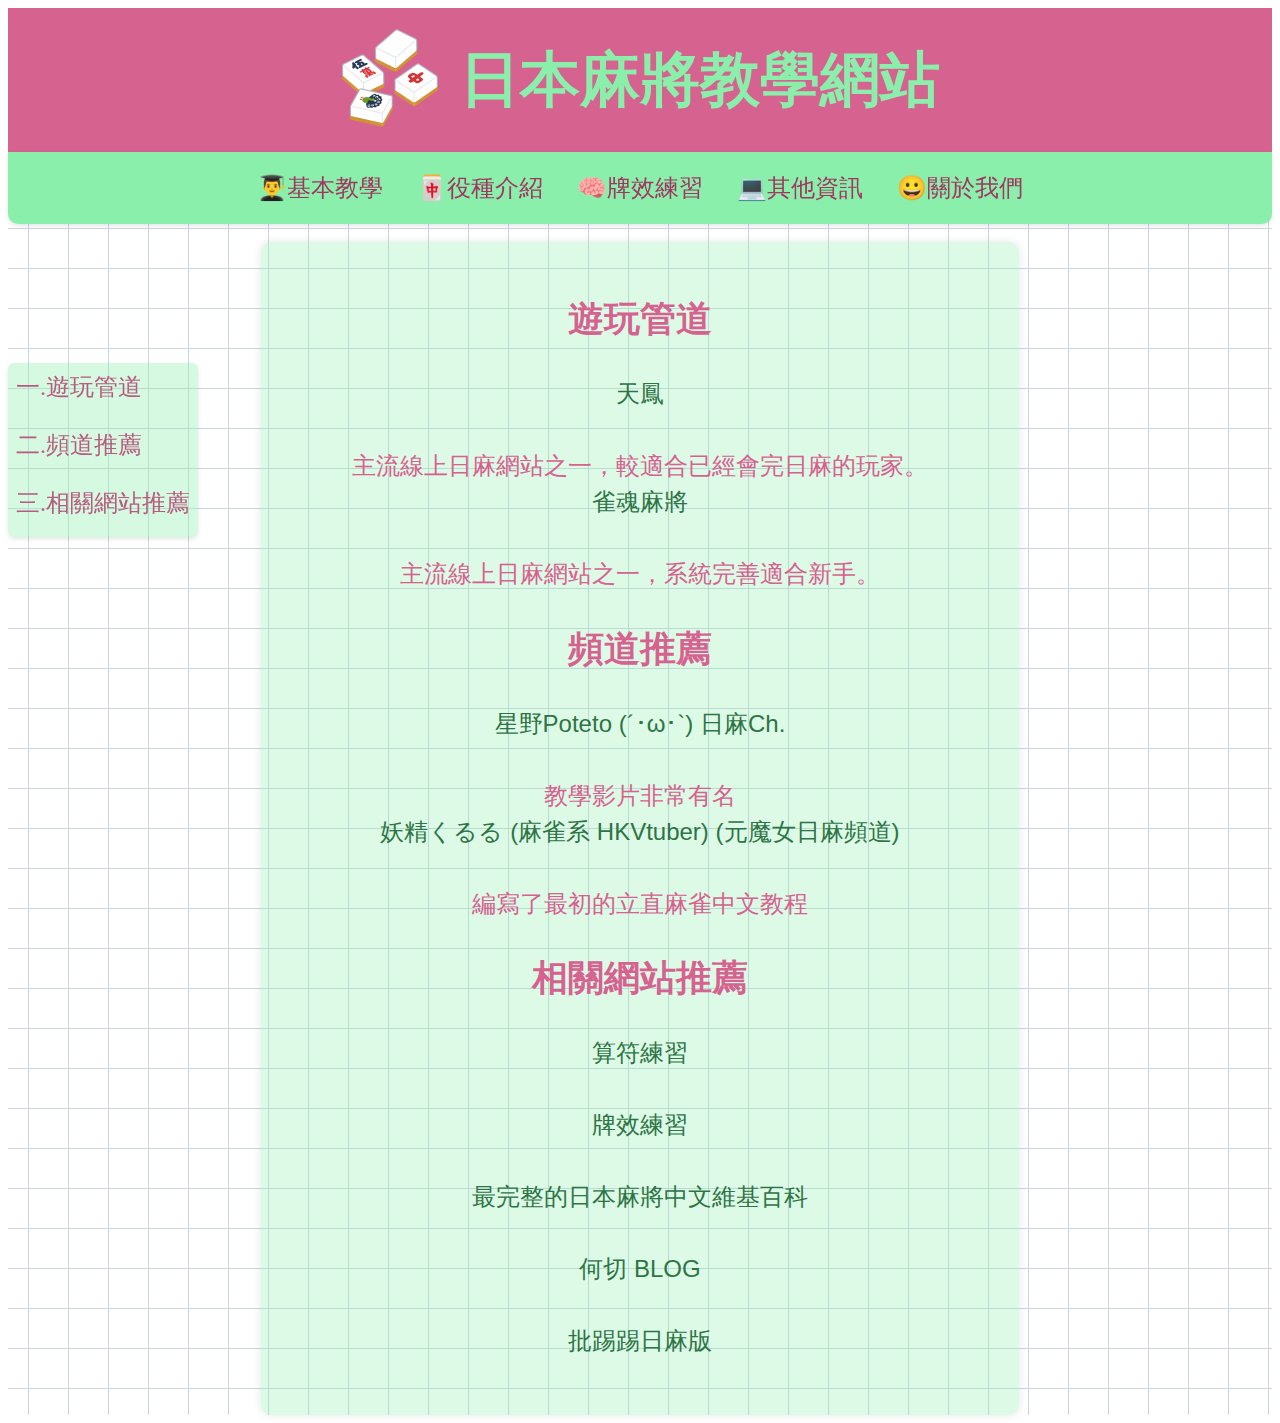
<file: 其他資訊.html>
<!DOCTYPE html>
<html lang="en">
  <head>
    <meta charset="utf-8">
    <title>日本麻將教學網站</title>
    <link href="https://fonts.googleapis.com/css?family=Open+Sans" rel="stylesheet" type="text/css">
    
    <link rel="stylesheet" type="text/css" href="styles/基本.css">
    <link rel="stylesheet" type="text/css" href="styles/首頁.css">
    <link rel="stylesheet" type="text/css" href="styles/書籤.css">
    <link rel="stylesheet" type="text/css" href="styles/其他.css">
    <style>
      .div3 a {
        color: rgb(45, 117, 69);
        text-decoration: none; /* 去掉底線 */
        position: relative;
        transition: color 0.3s ease;
        font-size: 24px; /* 這裡調整連結文字的大小 */
      }
    </style>
    
    <script src="scripts/書籤動畫效果.js"></script>
  
  </head>
  <body>
    <div class="grid"  style="height: 100%;">

      <header class="header">
        <div class="logo"> <!-- 這裡放你的logo -->
          <a href="./">
            <img src="images/麻將.png" height="100px">
          </a>    
        </div>
        <h1 class="title">日本麻將教學網站</h1>
      </header>
    
      <header class="sticky-header__header"> 
        <table class="sticky-table-headers">
            <tbody>
                <tr>
                  <th><a href="基本教學.html"><button>👨‍🎓基本教學</button></a></th>
                  <th><a href="役種介紹.html"><button>🀄役種介紹</button></a></th>
                  <th><a href="牌效練習.html"><button>🧠牌效練習</button></a></th>
                  <th><a href="其他資訊.html"><button>💻其他資訊</button></a></th>
                  <th><a href="關於我們.html"><button>😀關於我們</button></a></th>
                  
                  
                </tr>
            </tbody>
        </table>
      </header>
      <br>
      <div class="parent">
        <div class="div1">       
            <li><a href="#1">一.遊玩管道</a></li>
            <li><a href="#2">二.頻道推薦</a></li>
            <li><a href="#3">三.相關網站推薦</a></li>


        </div>
        <div class="div3">
          <h2 id = 1>遊玩管道</h2>
            <a href=https://tenhou.net/3> 天鳳</a><br>
            主流線上日麻網站之一，較適合已經會完日麻的玩家。   <br> 
            <a href=https://www.maj-soul.com/#/home> 雀魂麻將</a><br>
            主流線上日麻網站之一，系統完善適合新手。 <br>     
          <h2 id = 2>頻道推薦</h2>
            <a href=https://www.youtube.com/channel/UCfj-FYUCa9rKrVqC2juglYw>星野Poteto (´･ω･`) 日麻Ch.</a><br>
              教學影片非常有名<br> 
            <a href=https://www.youtube.com/@kururumahjong>妖精くるる (麻雀系 HKVtuber) (元魔女日麻頻道)</a><br>
              編寫了最初的立直麻雀中文教程<br> 
           <h2 id="3">相關網站推薦</h2>
           <a href=https://lietxia.github.io/fupractice.html>算符練習</a><br>
           <a href=https://euophrys.itch.io/mahjong-efficiency-trainer?fbclid=IwAR3w3WZnfmSrx4_Zi0kb38jSmWgSFRyZbAMeDQD9rZFFF4Asw1oz63n4gi0>牌效練習</a><br>
           <a href=https://wiki.lingshangkaihua.com/mediawiki/index.php/zh-tw/%E9%A6%96%E9%A1%B5>最完整的日本麻將中文維基百科</a><br>
           <a href=https://nnkr.jp>何切 BLOG</a><br>
           <a href=https://www.ptt.cc/man/MJ_JP/index.html>	批踢踢日麻版</a><br>



        </div>
        
        </div> 
        <div class="div2"></div> 
        <div class="div4"></div> 
      </div>



    </div>
  </body>
</html>
</file>
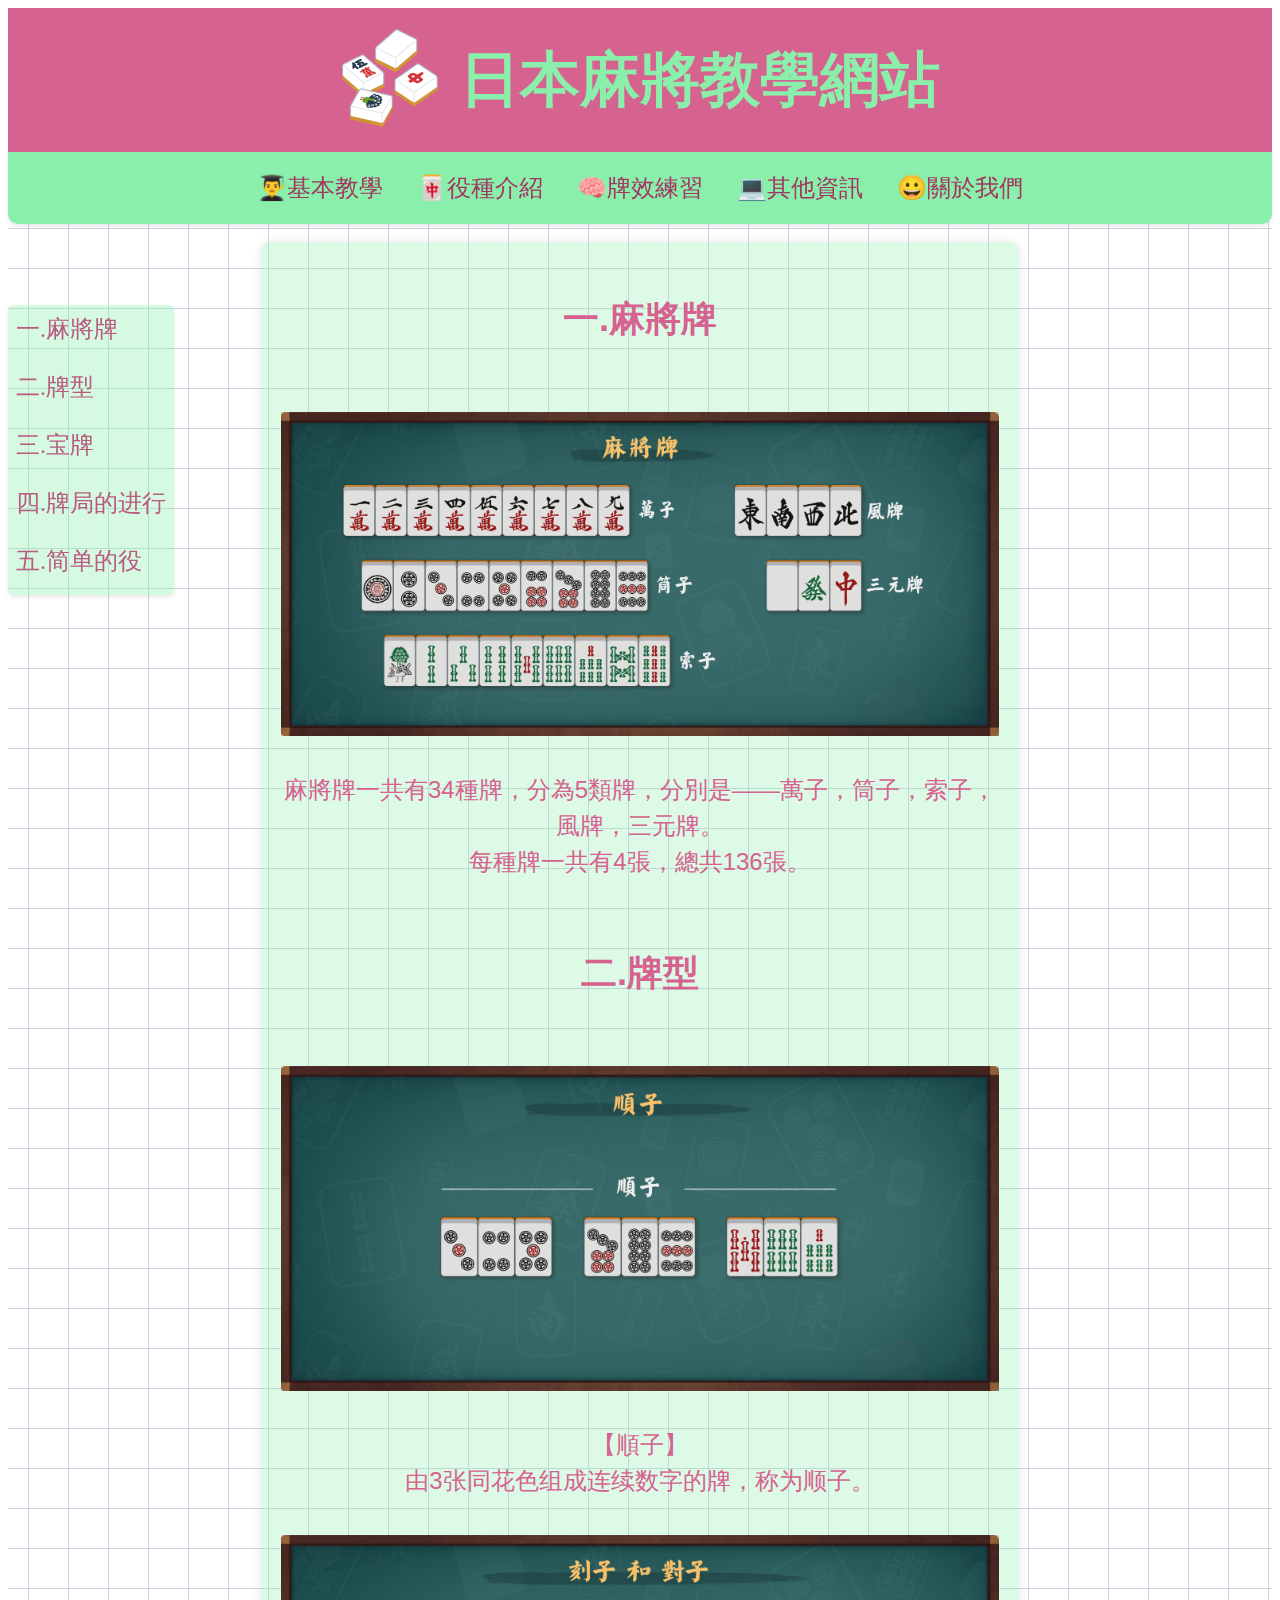
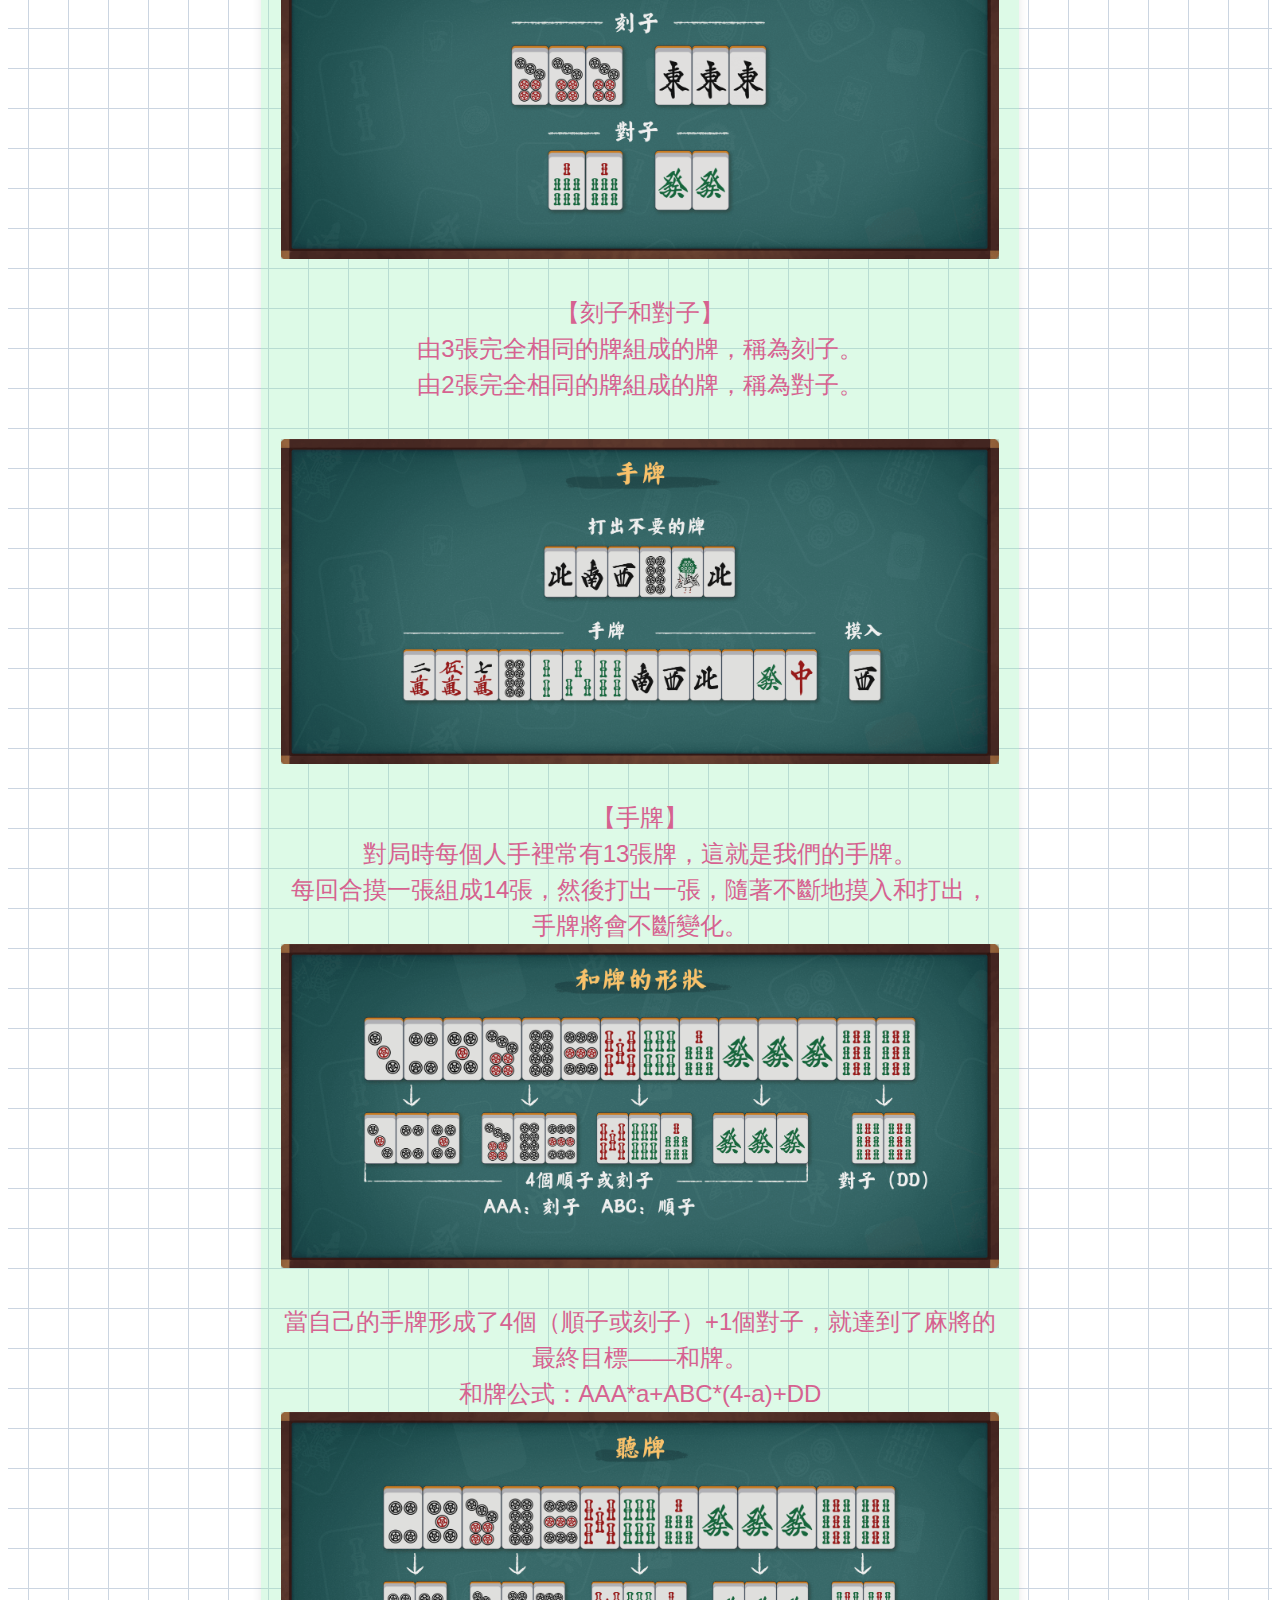
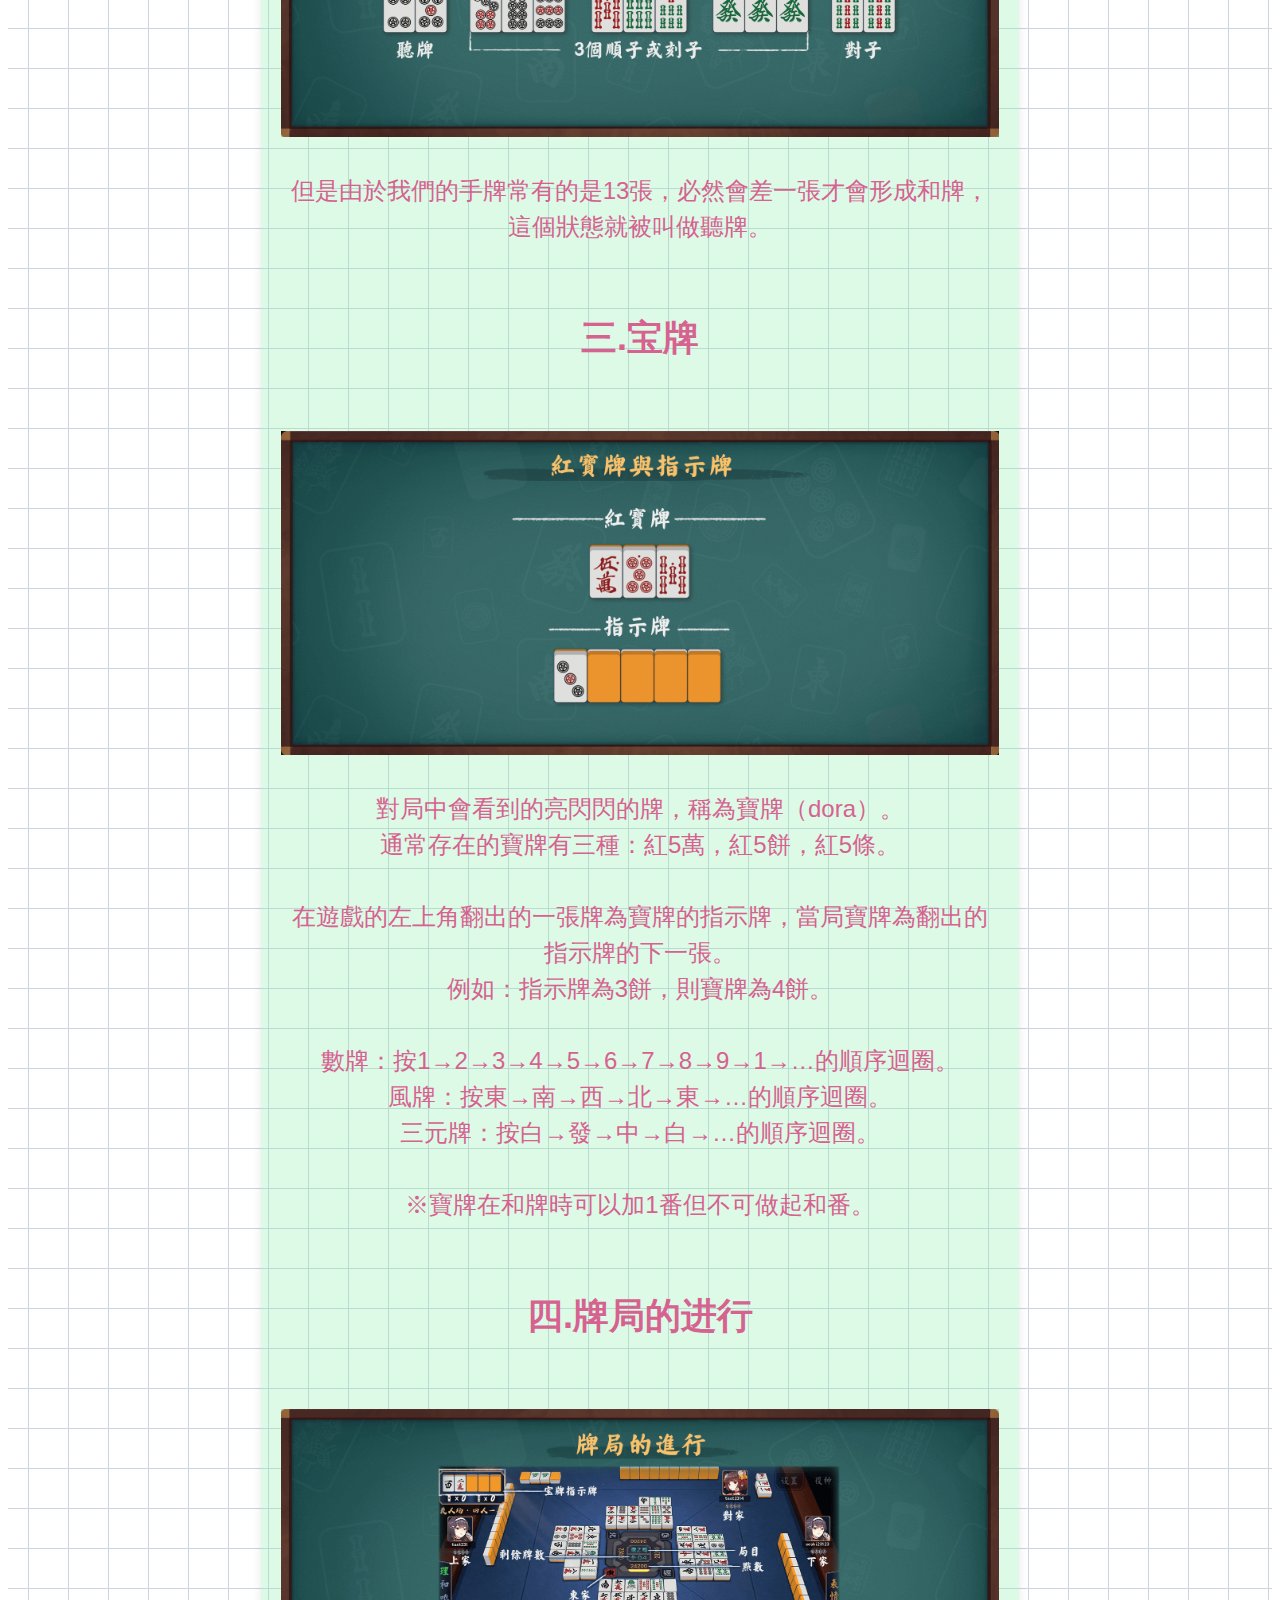
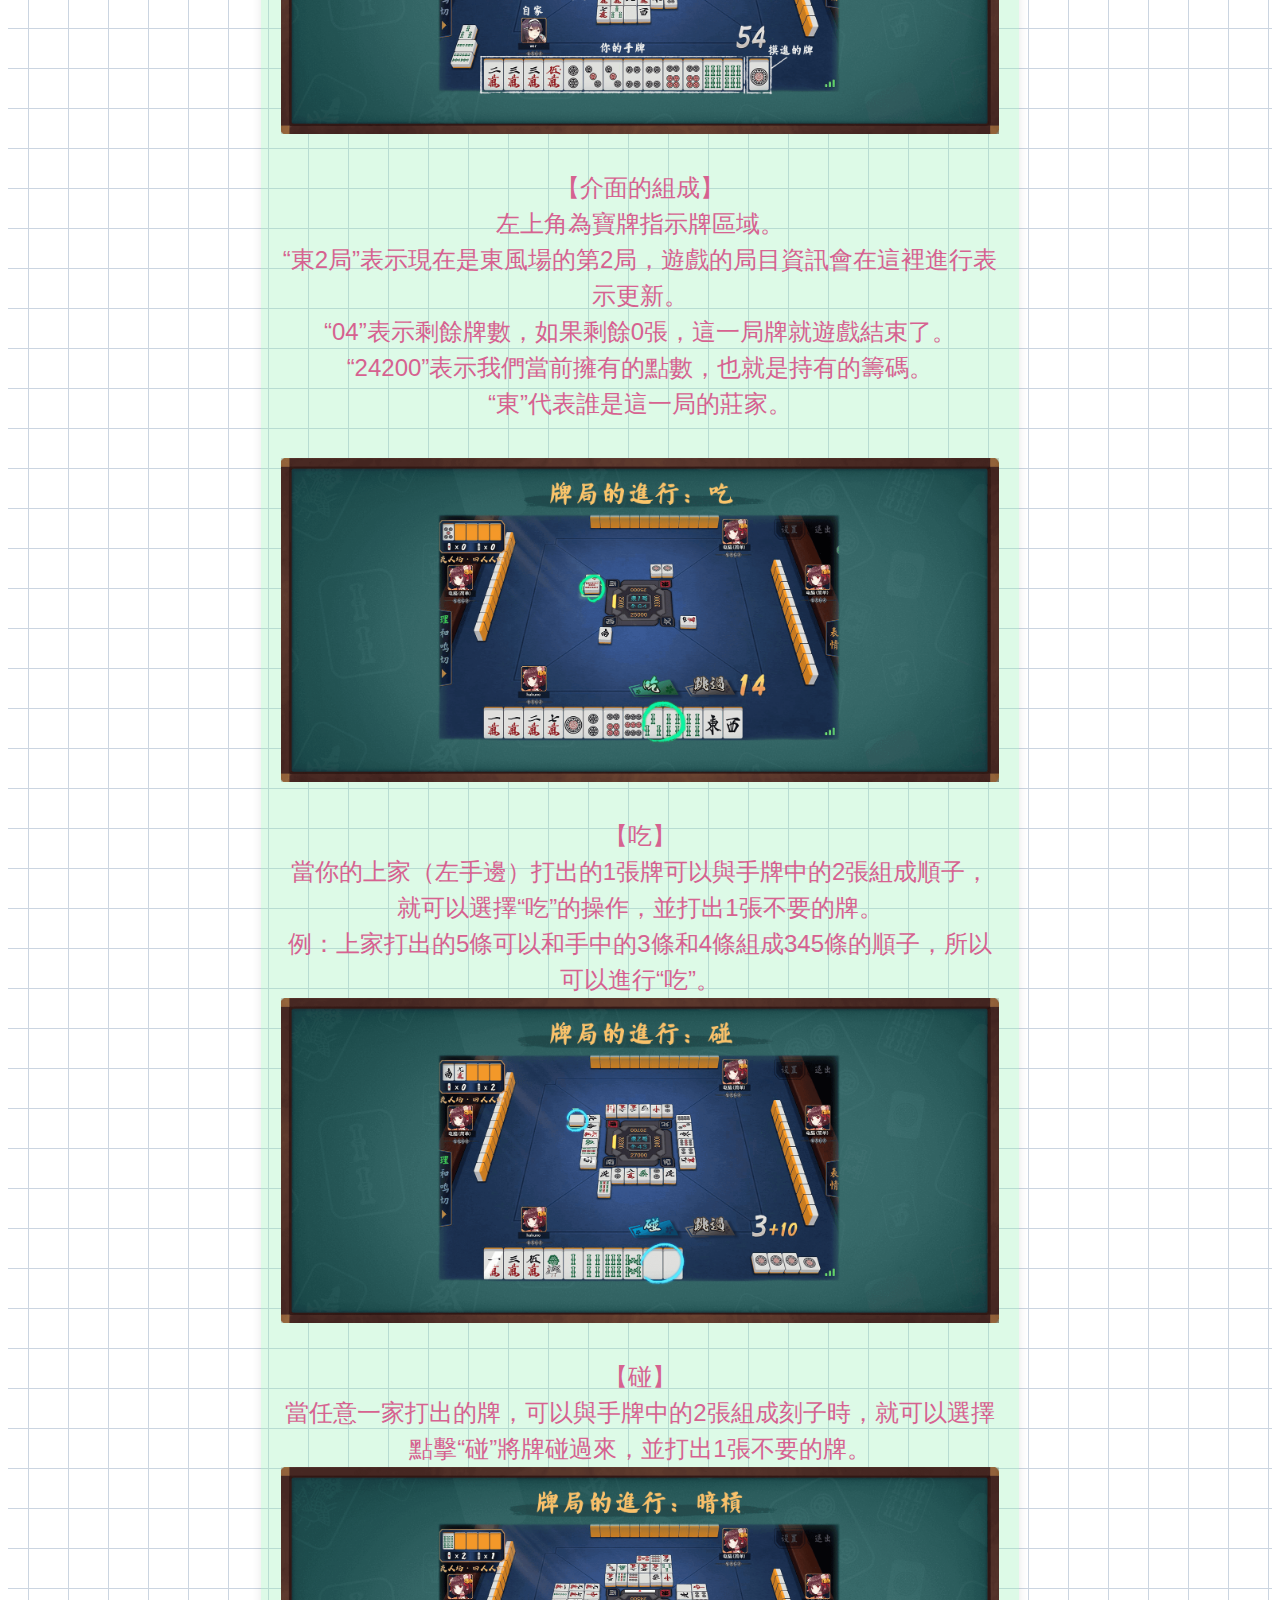
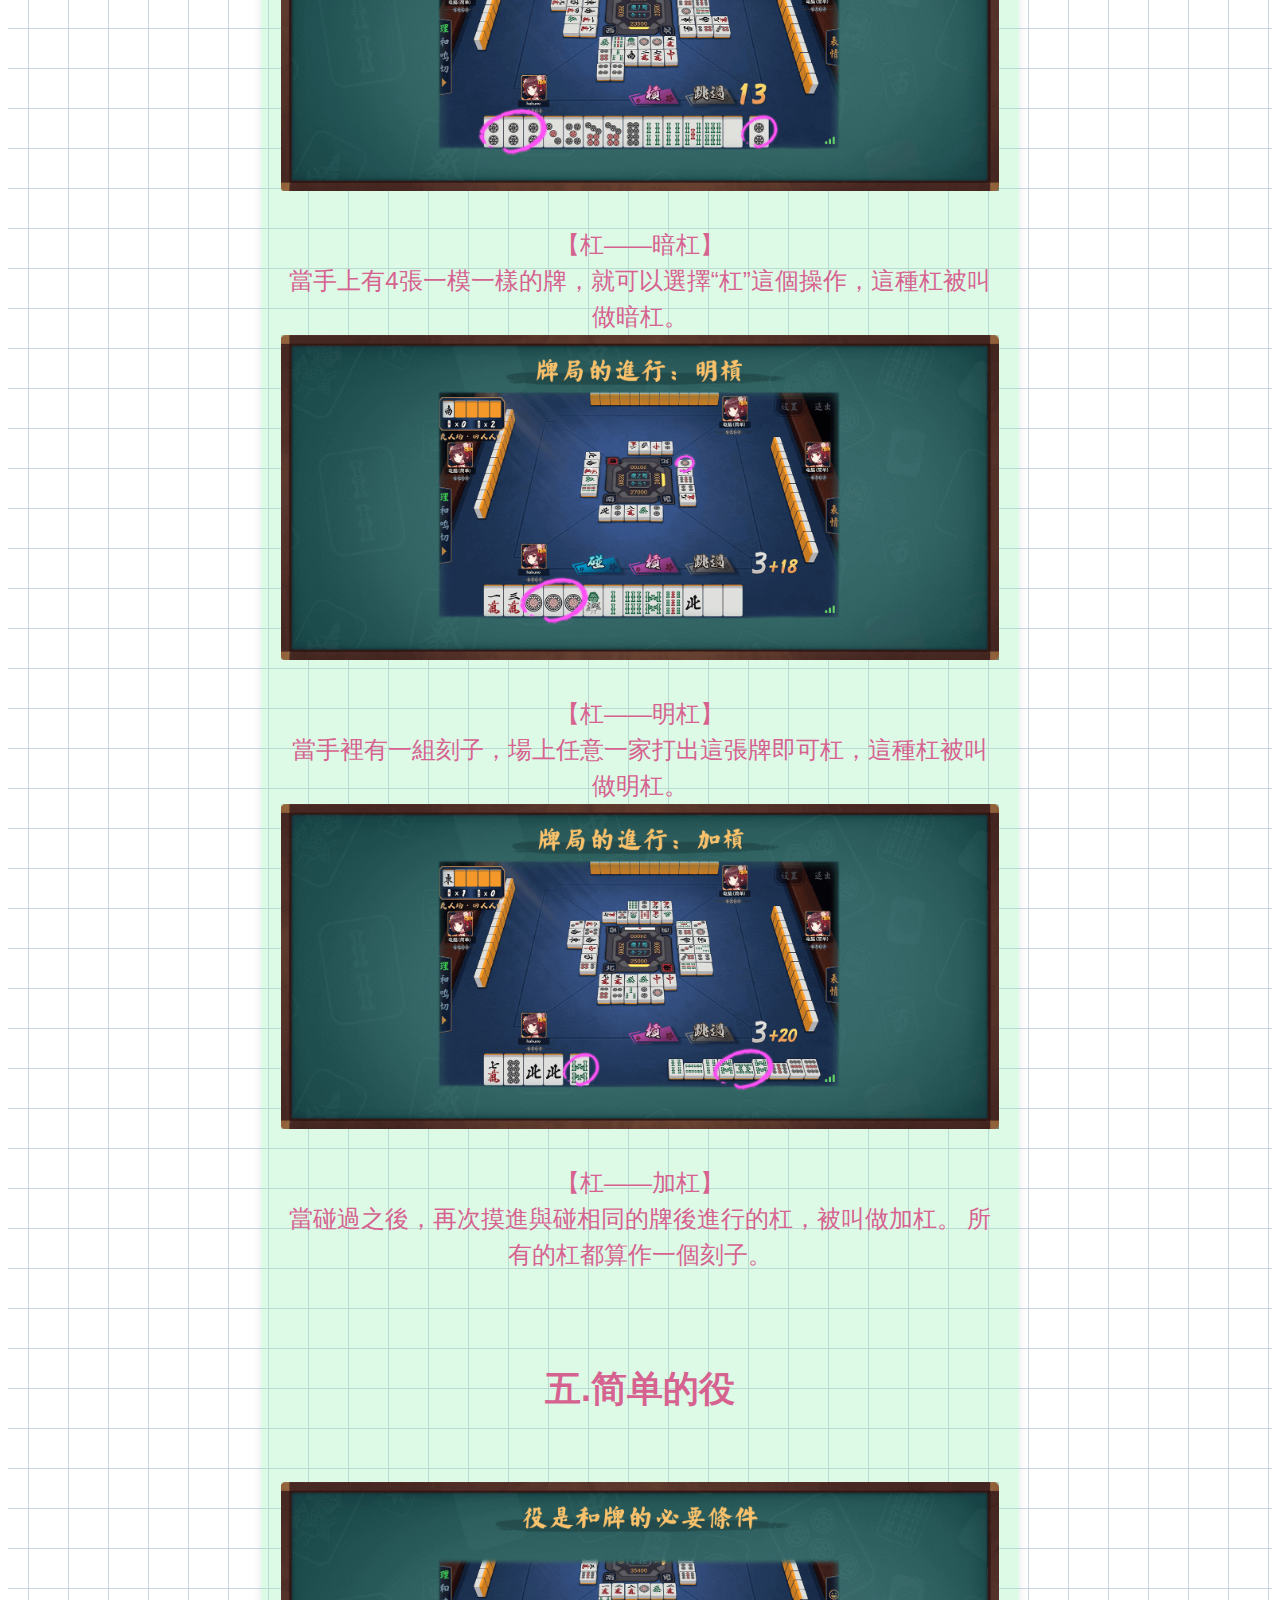
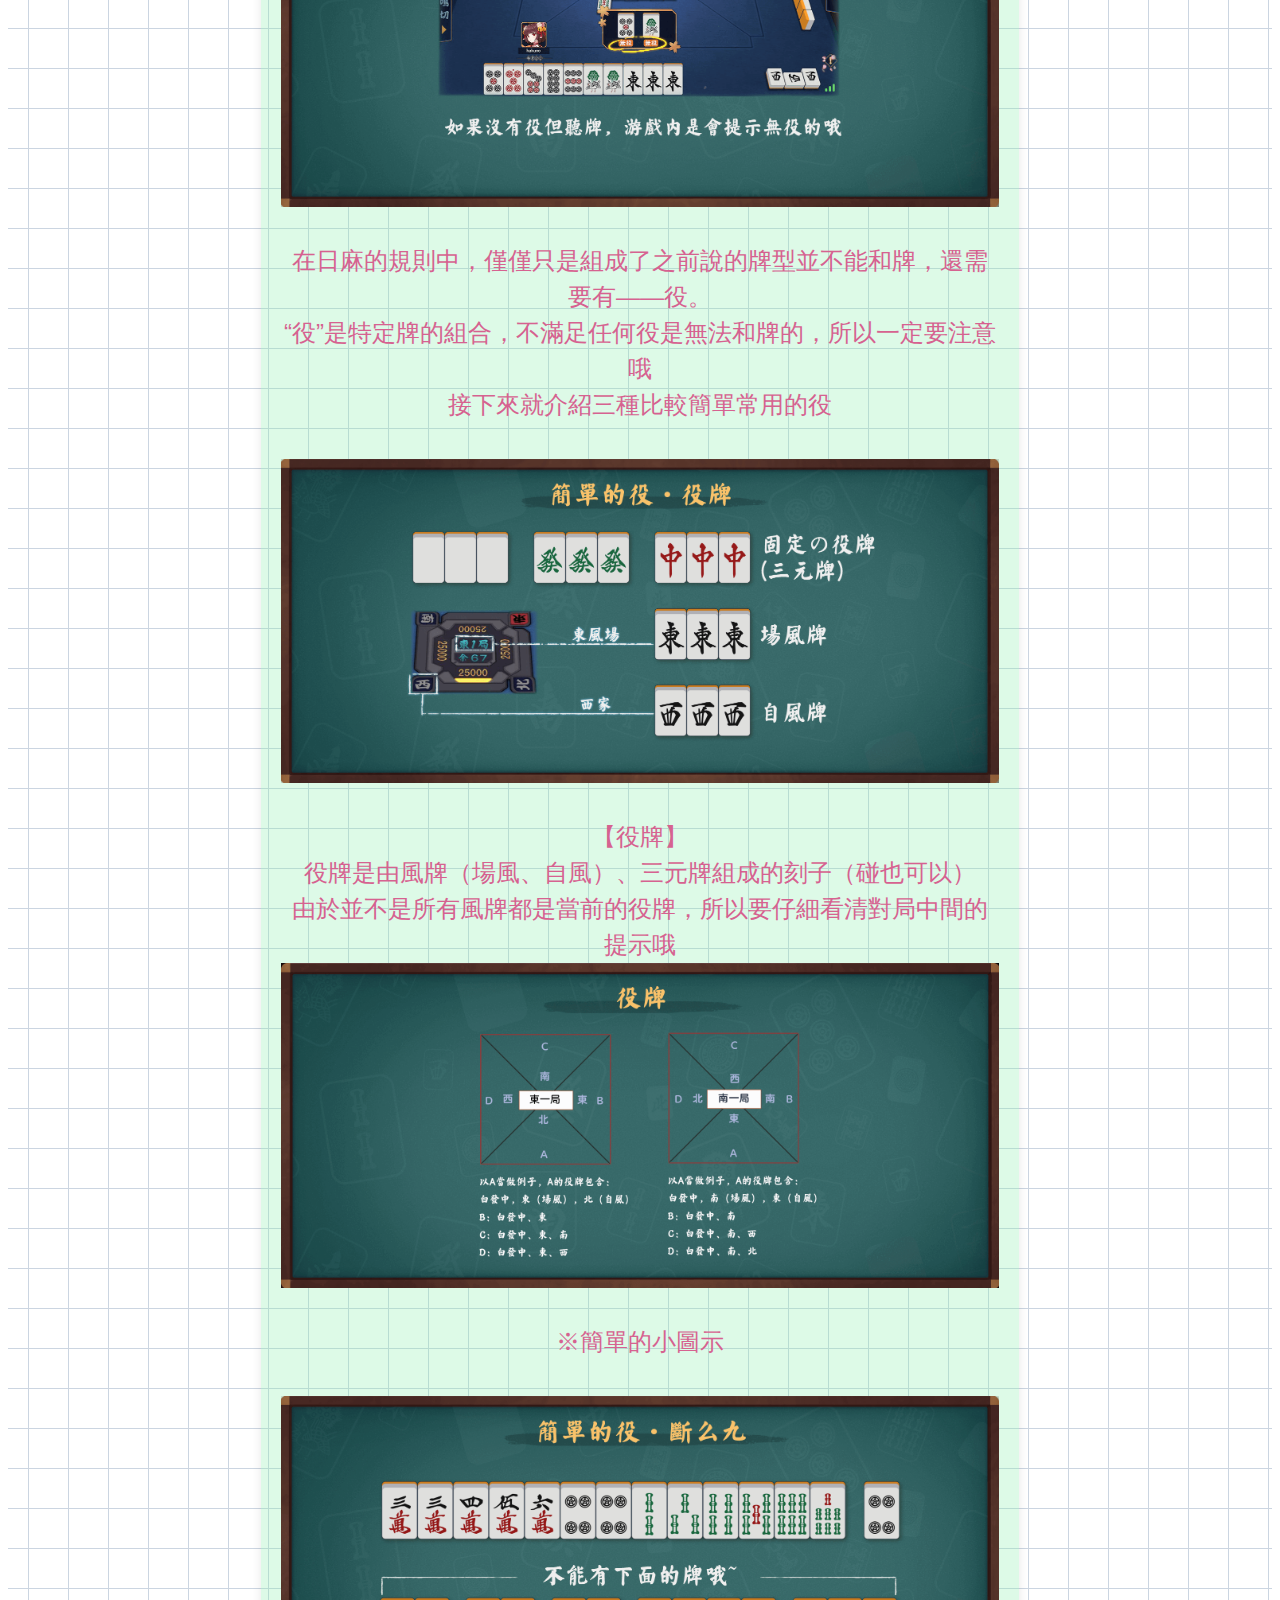
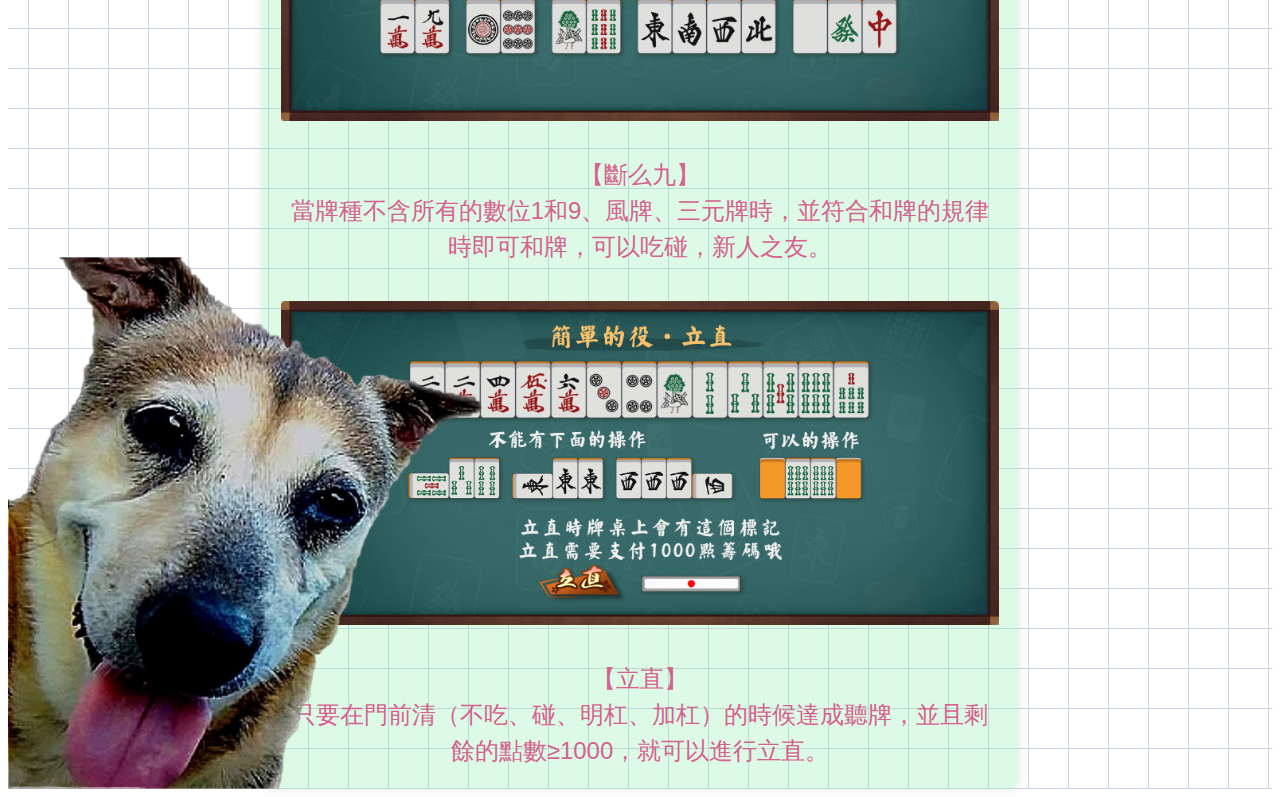
<file: 基本教學.html>
<!DOCTYPE html>
<html lang="en">
  <head>
    <meta charset="utf-8">
    <title>日本麻將教學網站</title>
    <link href="https://fonts.googleapis.com/css?family=Open+Sans" rel="stylesheet" type="text/css">
    
    <link rel="stylesheet" type="text/css" href="styles/基本.css">
    <link rel="stylesheet" type="text/css" href="styles/首頁.css">
    <link rel="stylesheet" type="text/css" href="styles/書籤.css">
    <link rel="stylesheet" type="text/css" href="styles/小翠兒狗頭定位.css">

    <script src="scripts/書籤動畫效果.js"></script>
  
  </head>
  <body>
    <div class="grid"  style="height: 100%;">

      <header class="header">
        <div class="logo"> <!-- 這裡放你的logo -->
          <a href="./">
            <img src="images/麻將.png" height="100px">
          </a>    
        </div>
        <h1 class="title">日本麻將教學網站</h1>
      </header>
    
      <header class="sticky-header__header"> 
        <table class="sticky-table-headers">
            <tbody>
                <tr>
                  <th><a href="基本教學.html"><button>👨‍🎓基本教學</button></a></th>
                  <th><a href="役種介紹.html"><button>🀄役種介紹</button></a></th>
                  <th><a href="牌效練習.html"><button>🧠牌效練習</button></a></th>
                  <th><a href="其他資訊.html"><button>💻其他資訊</button></a></th>
                  <th><a href="關於我們.html"><button>😀關於我們</button></a></th>
                  
                </tr>
            </tbody>
        </table>
      </header>
      <br>
      <div class="parent">
        <div class="div1">       
            <li><a href="#1">一.麻將牌</a></li>
            <li><a href="#2">二.牌型</a></li>
            <li><a href="#3">三.宝牌</a></li>
            <li><a href="#4">四.牌局的进行</a></li>
            <li><a href="#6">五.简单的役</a></li>

        </div>
          <div class="div3">
            <section id="1">
                <h2>一.麻將牌</h2><br>
                <img src="images\基本教學\1.png"><br>
                麻將牌一共有34種牌，分為5類牌，分別是——萬子，筒子，索子，風牌，三元牌。<br>
                每種牌一共有4張，總共136張。
            </section>
        
            <section id="2">
                <br><h2>二.牌型</h2><br>
                <img src="images\基本教學\2.0.png"><br>
                【順子】<br>由3张同花色组成连续数字的牌，称为顺子。<br>
                <br><img src="images\基本教學\2.1.png"><br>
                【刻子和對子】<br>由3張完全相同的牌組成的牌，稱為刻子。<br>
                由2張完全相同的牌組成的牌，稱為對子。<br>
                <br><img src="images\基本教學\2.2.png"><br>
                【手牌】<br>對局時每個人手裡常有13張牌，這就是我們的手牌。<br>
                每回合摸一張組成14張，然後打出一張，隨著不斷地摸入和打出，手牌將會不斷變化。<br>
                <img src="images\基本教學\2.3.png"><br>
                當自己的手牌形成了4個（順子或刻子）+1個對子，就達到了麻將的最終目標——和牌。<br>
                和牌公式：AAA*a+ABC*(4-a)+DD<br>
                <img src="images\基本教學\2.4.png"><br>
                但是由於我們的手牌常有的是13張，必然會差一張才會形成和牌，這個狀態就被叫做聽牌。
            </section>
        
            <section id="3">
                <br><h2>三.宝牌</h2><br>
                <img src="images\基本教學\3.png"><br>
                對局中會看到的亮閃閃的牌，稱為寶牌（dora）。<br>
                通常存在的寶牌有三種：紅5萬，紅5餅，紅5條。<br>
                <br>在遊戲的左上角翻出的一張牌為寶牌的指示牌，當局寶牌為翻出的指示牌的下一張。<br>
                例如：指示牌為3餅，則寶牌為4餅。<br>
                <br>數牌：按1→2→3→4→5→6→7→8→9→1→…的順序迴圈。<br>
                風牌：按東→南→西→北→東→…的順序迴圈。<br>
                三元牌：按白→發→中→白→…的順序迴圈。<br>
                <br>※寶牌在和牌時可以加1番但不可做起和番。
            </section>
        
            <section id="4">
                <br><h2>四.牌局的进行</h2><br>
                <img src="images\基本教學\4.0.png"><br>
                【介面的組成】<br>
                左上角為寶牌指示牌區域。<br>
                “東2局”表示現在是東風場的第2局，遊戲的局目資訊會在這裡進行表示更新。<br>
                “04”表示剩餘牌數，如果剩餘0張，這一局牌就遊戲結束了。<br>
                “24200”表示我們當前擁有的點數，也就是持有的籌碼。<br>
                “東”代表誰是這一局的莊家。<br>
                <br><img src="images\基本教學\4.1.png"><br>
                【吃】<br>
                當你的上家（左手邊）打出的1張牌可以與手牌中的2張組成順子，就可以選擇“吃”的操作，並打出1張不要的牌。<br>
                例：上家打出的5條可以和手中的3條和4條組成345條的順子，所以可以進行“吃”。
                <br><img src="images\基本教學\4.2.png"><br>
                【碰】<br>
                當任意一家打出的牌，可以與手牌中的2張組成刻子時，就可以選擇點擊“碰”將牌碰過來，並打出1張不要的牌。
                <br><img src="images\基本教學\4.3.png"><br>
                【杠——暗杠】<br>
                當手上有4張一模一樣的牌，就可以選擇“杠”這個操作，這種杠被叫做暗杠。
                <br><img src="images\基本教學\4.4.png"><br>
                【杠——明杠】<br>
                當手裡有一組刻子，場上任意一家打出這張牌即可杠，這種杠被叫做明杠。
                <br><img src="images\基本教學\4.5.png"><br>
                【杠——加杠】<br>
                當碰過之後，再次摸進與碰相同的牌後進行的杠，被叫做加杠。
                所有的杠都算作一個刻子。
            </section>
        
            <section id="6">
                <p><br><h2>五.简单的役</h2><br>
                <img src="images\基本教學\5.0.png"><br>
                在日麻的規則中，僅僅只是組成了之前說的牌型並不能和牌，還需要有——役。<br>
                “役”是特定牌的組合，不滿足任何役是無法和牌的，所以一定要注意哦<br>
                接下來就介紹三種比較簡單常用的役<br>
                <br><img src="images\基本教學\5.1.png"><br>
                【役牌】<br>
                役牌是由風牌（場風、自風）、三元牌組成的刻子（碰也可以）<br>
                由於並不是所有風牌都是當前的役牌，所以要仔細看清對局中間的提示哦<br>
                <img src="images\基本教學\5.2.png"><br>
                ※簡單的小圖示<br>
                <br><img src="images\基本教學\5.3.png"><br>
                【斷么九】<br>
                當牌種不含所有的數位1和9、風牌、三元牌時，並符合和牌的規律時即可和牌，可以吃碰，新人之友。<br>
                <br><img src="images\基本教學\5.4.png"><br>
                【立直】<br>
                只要在門前清（不吃、碰、明杠、加杠）的時候達成聽牌，並且剩餘的點數≥1000，就可以進行立直。
            </section>
        </div>
        
        </div> 
        <div class="div2"><img src="images/小翠兒狗頭.png" height="50px"> </div> 
        <div class="div4"></div> 
      </div>



    </div>
  </body>
</html>
</file>
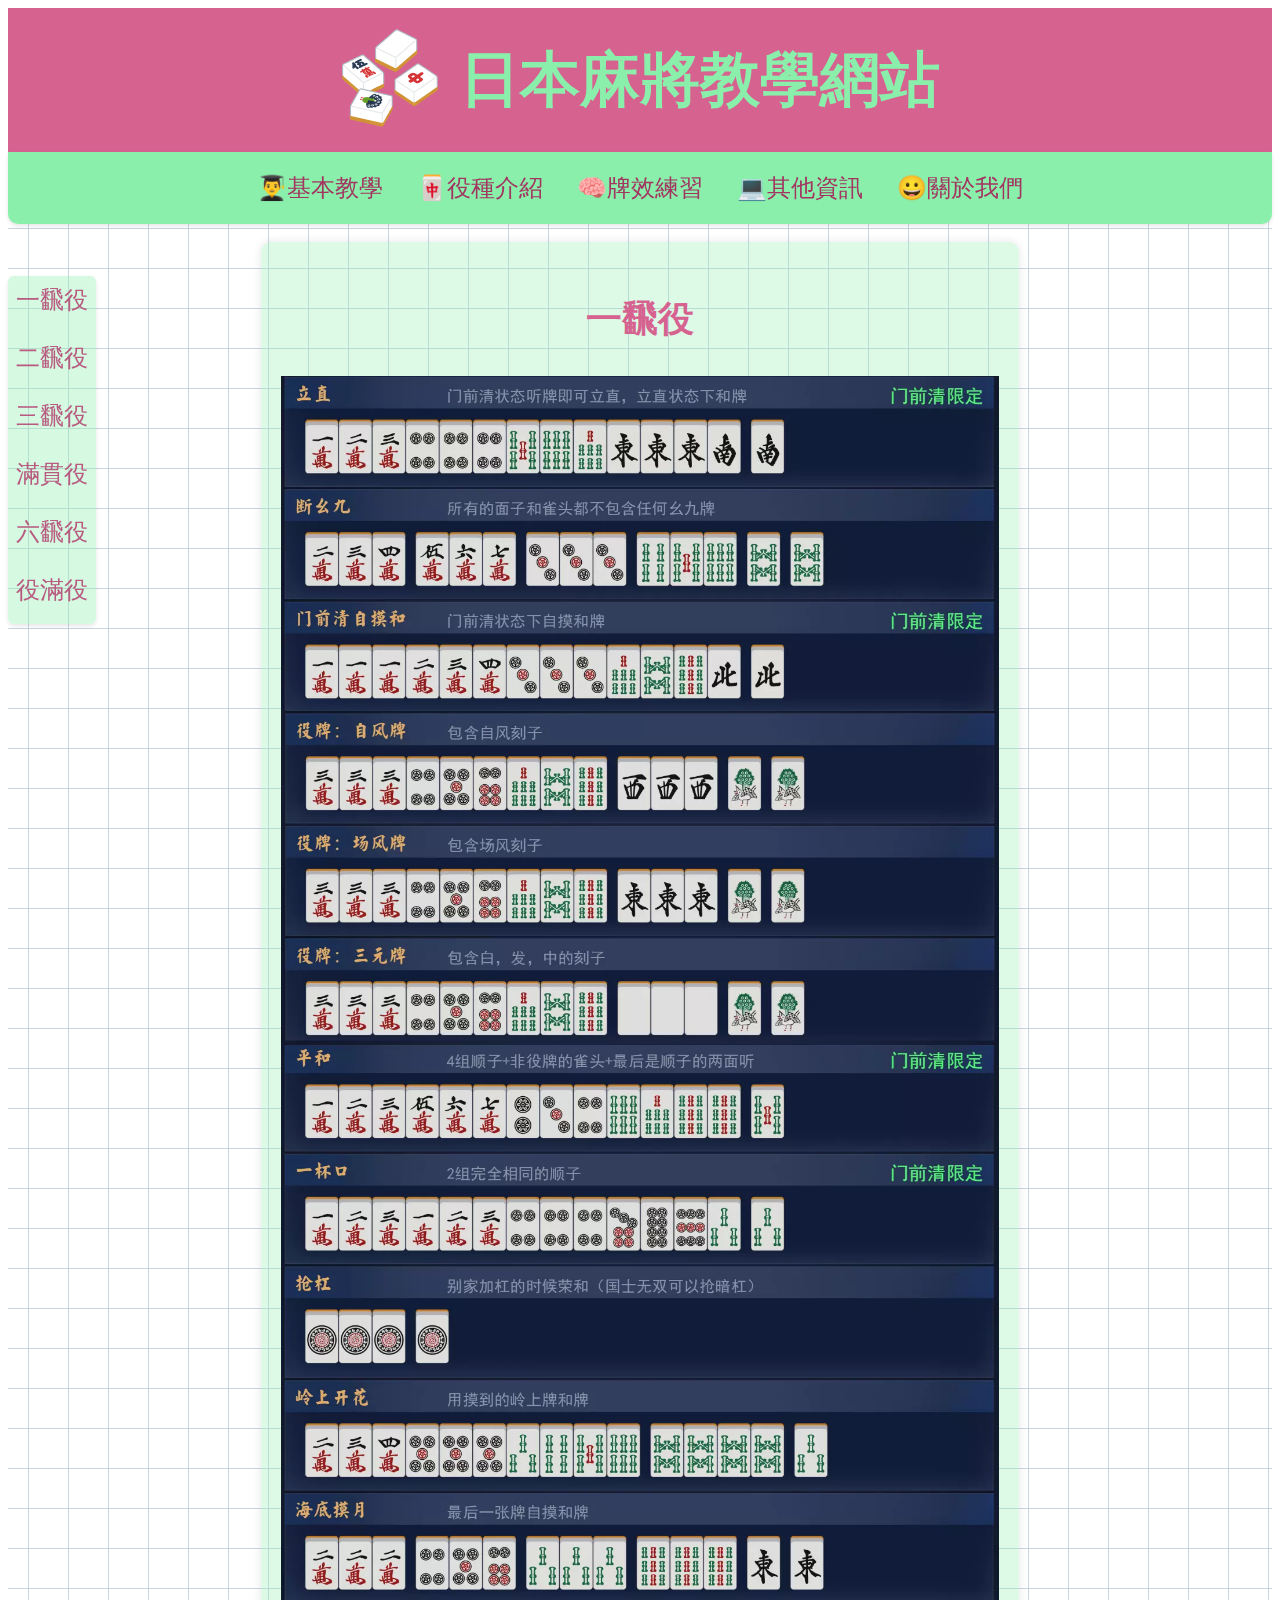
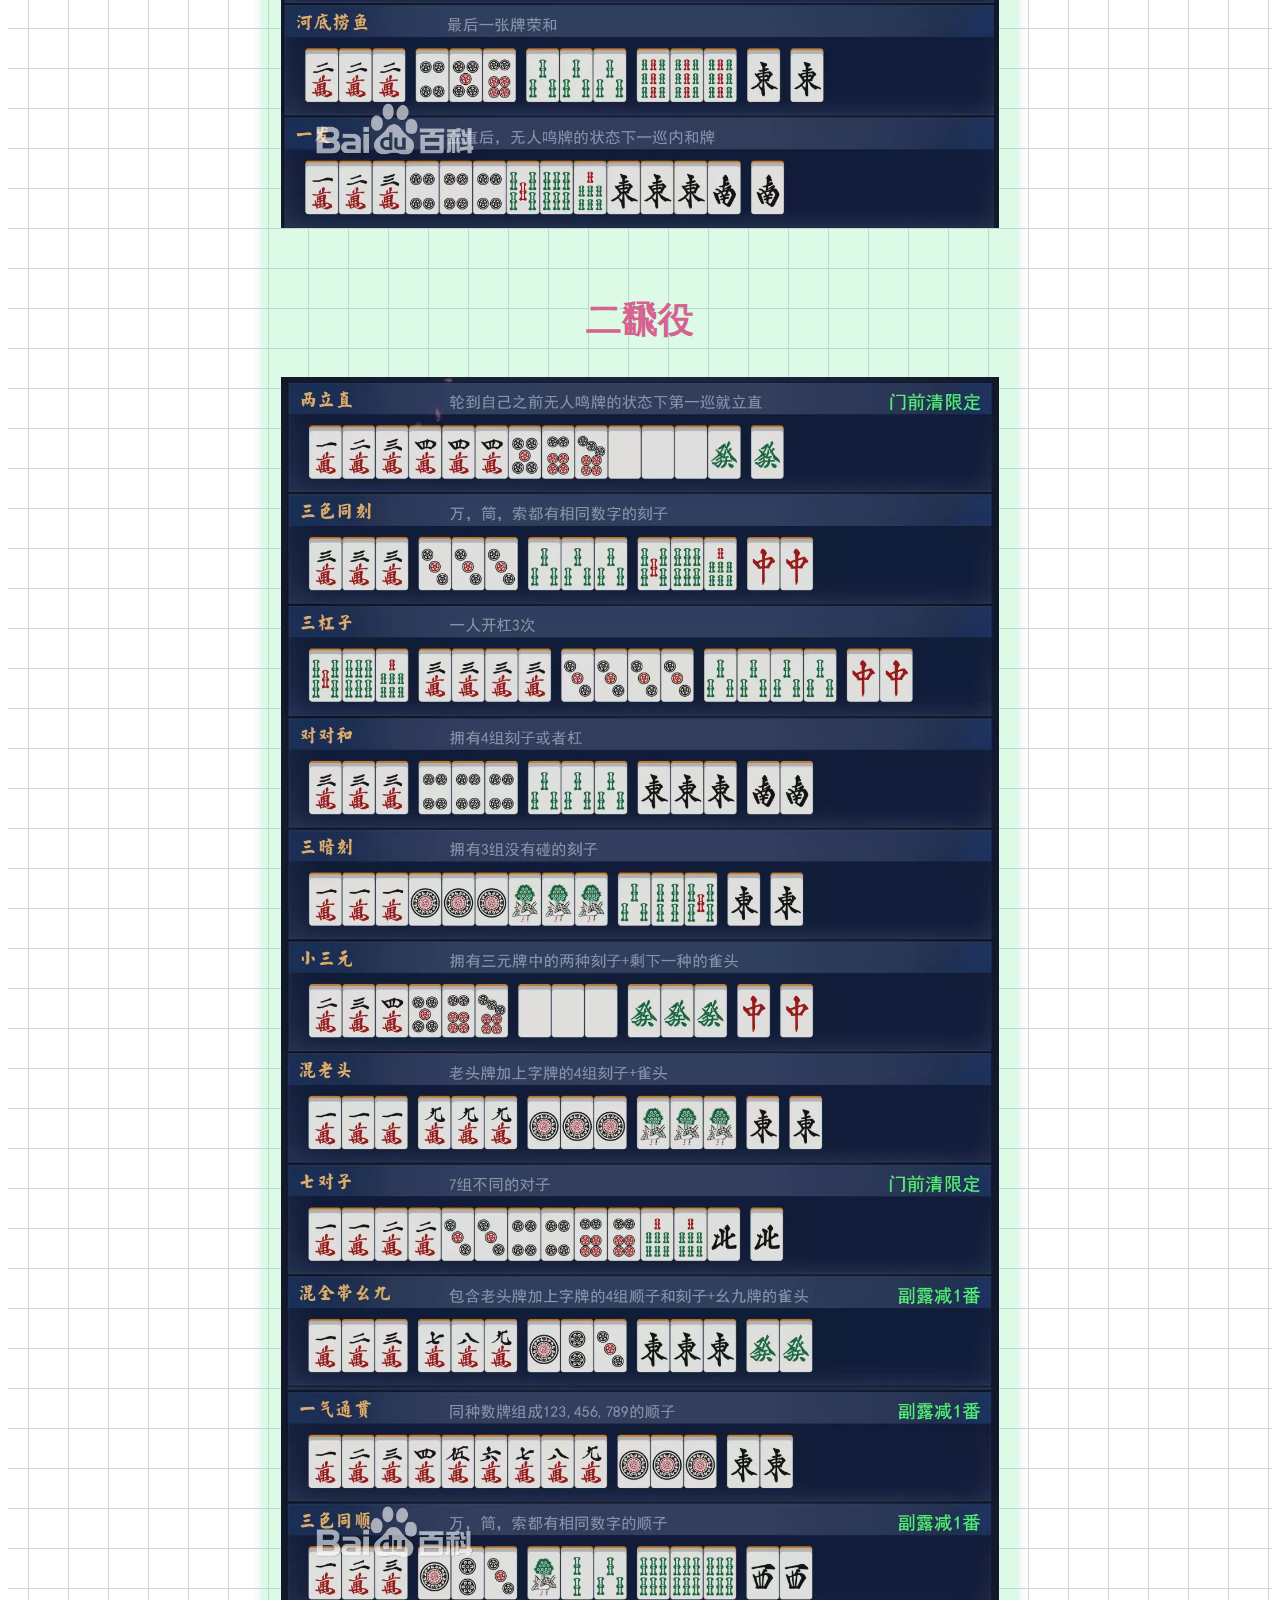
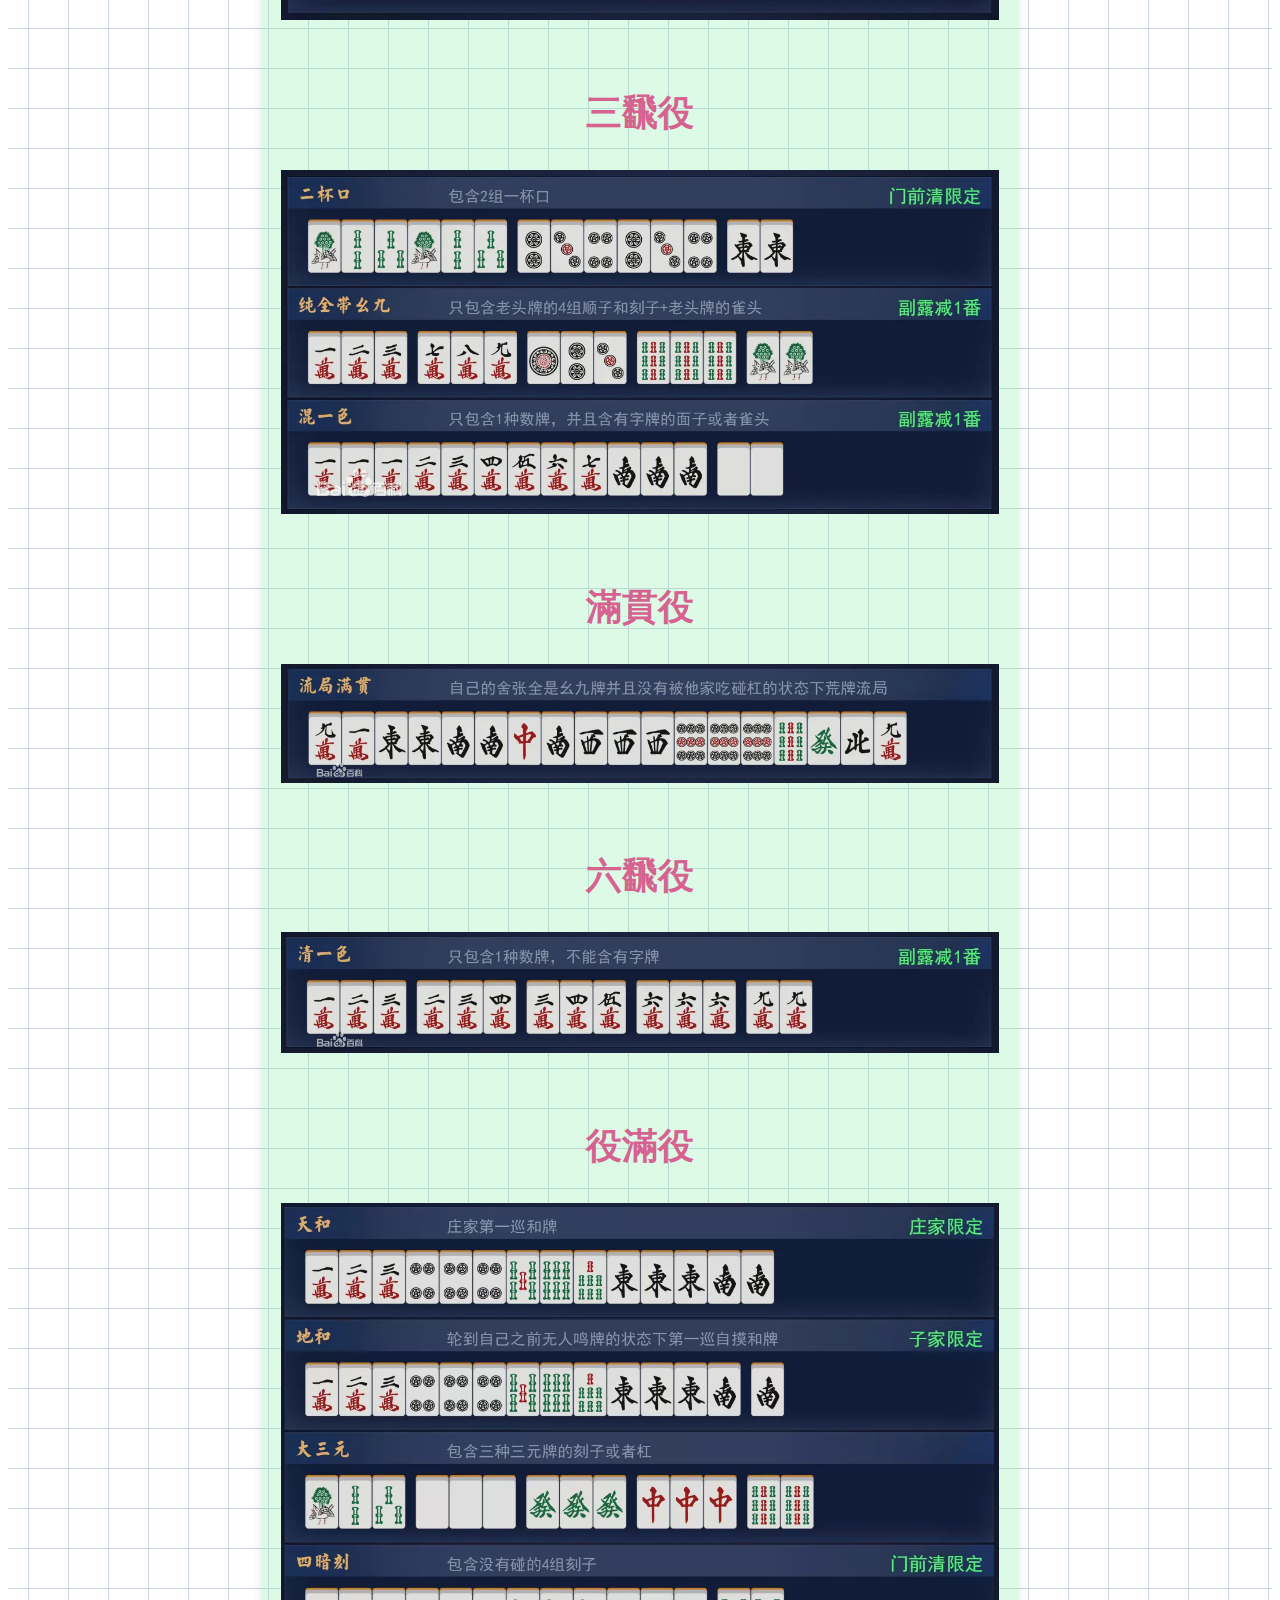
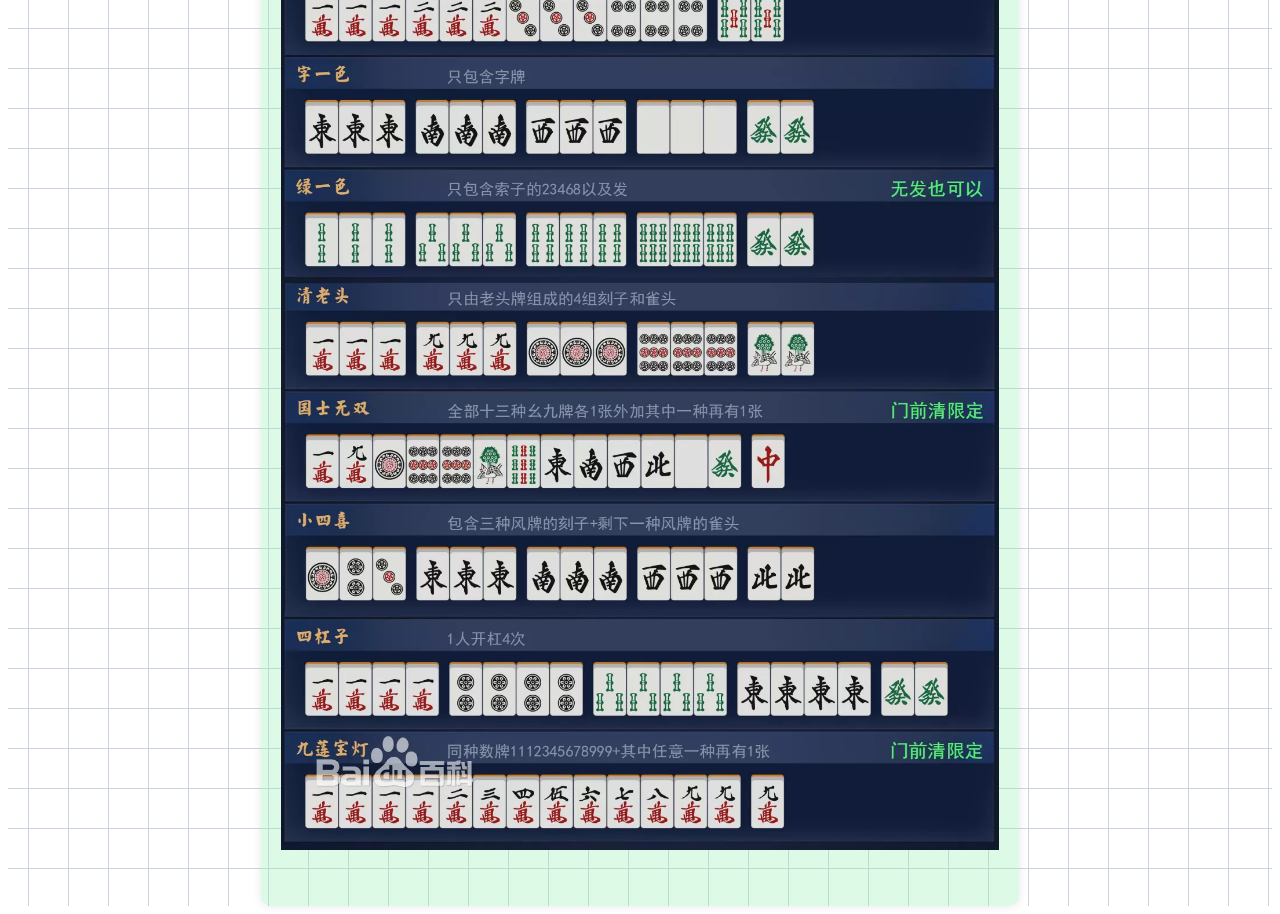
<file: 役種介紹.html>
<!DOCTYPE html>
<html lang="en">
  <head>
    <meta charset="utf-8">
    <title>日本麻將教學網站</title>
    <link href="https://fonts.googleapis.com/css?family=Open+Sans" rel="stylesheet" type="text/css">
    
    <link href="styles/基本.css" rel="stylesheet" type="text/css">
    <link href="styles/首頁.css" rel="stylesheet" type="text/css">
    <link href="styles/書籤.css" rel="stylesheet" type="text/css">
    

    <script src="scripts/書籤動畫效果.js"></script>

  </head>
  <body>
    <div class="grid"  style="height: 100%;">
      <header class="header">
        <div class="logo"> <!-- 這裡放你的logo -->
          <a href="./">
            <img src="images/麻將.png" height="100px">
          </a>    
        </div>
        <h1 class="title">日本麻將教學網站</h1>
      </header>
    
      <header class="sticky-header__header"> 
        <table class="sticky-table-headers">
            <tbody>
                <tr>
                  <th><a href="基本教學.html"><button>👨‍🎓基本教學</button></a></th>
                  <th><a href="役種介紹.html"><button>🀄役種介紹</button></a></th>
                  <th><a href="牌效練習.html"><button>🧠牌效練習</button></a></th>
                  <th><a href="其他資訊.html"><button>💻其他資訊</button></a></th>
                  <th><a href="關於我們.html"><button>😀關於我們</button></a></th>
                  
                  
                </tr>
            </tbody>
        </table>
      </header>
      <br>
      <div class="parent">
        <div class="div1" > 
          <li><a href="#1">一飜役</a></li>
          <li><a href="#2">二飜役</a></li>
          <li><a href="#3">三飜役</a></li>
          <li><a href="#4">滿貫役</a></li>
          <li><a href="#5">六飜役</a></li>  
          <li><a href="#6">役滿役</a></li>      
        </div>

        <div class="div3">
          <h2 id = 1>一飜役</h2>
          <img src="images\役種\1.webp"><br>
          <h2 id = 2>二飜役</h2>
          <img src="images\役種\2.webp"><br>
          <h2 id="3">三飜役</h2>
          <img src="images\役種\3.webp"><br>
          <h2 id="4">滿貫役</h2>
          <img src="images\役種\4.webp"><br>
          <h2 id="5">六飜役</h2>
          <img src="images\役種\5.webp"><br>
          <h2 id="6">役滿役</h2>
          <img src="images\役種\6.webp"><br>






        </div>
        
        </div> 
        
        <div class="div2"> </div>

        <div class="div4"></div> 
      </div>



    </div>
  </body>
</html>
</file>
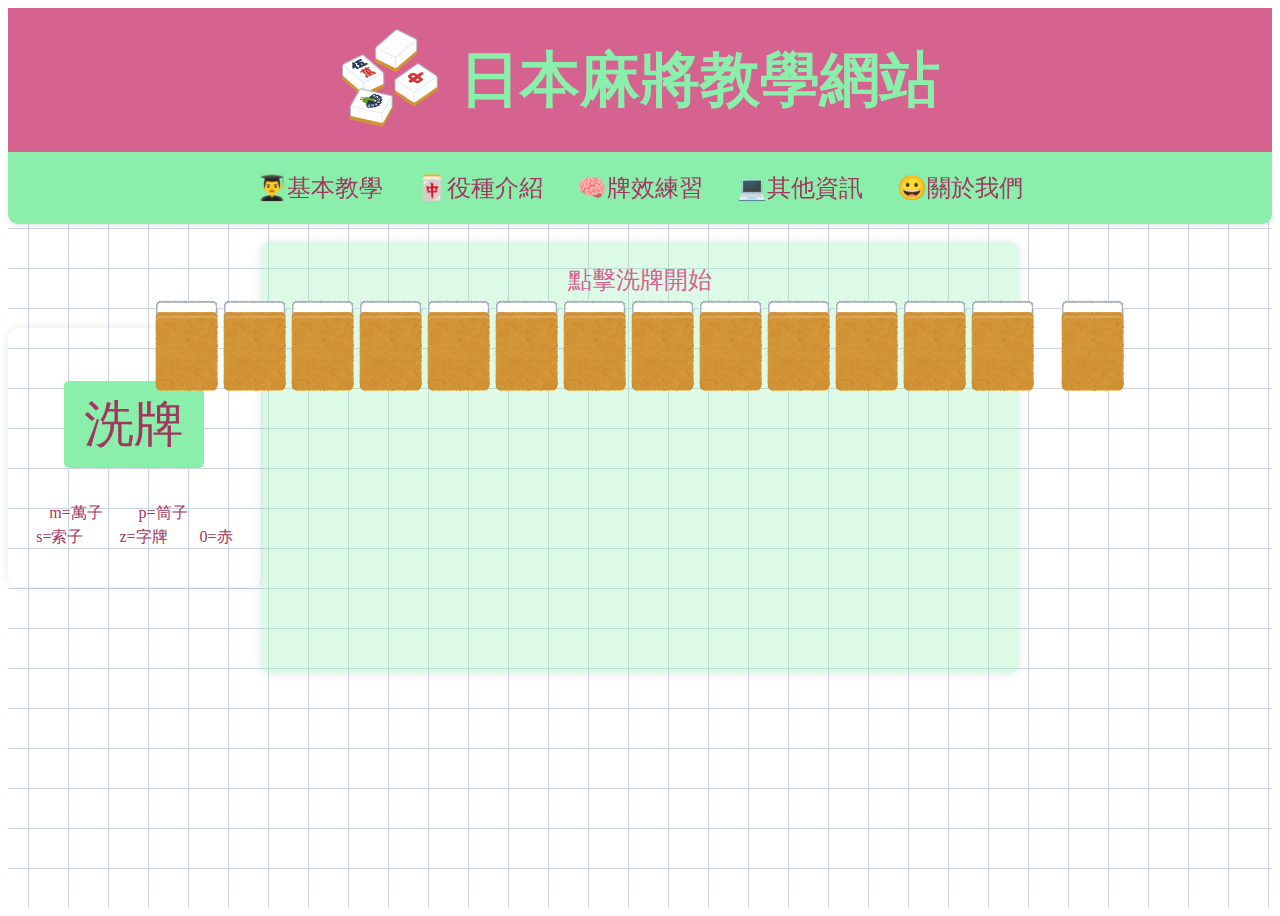
<file: 牌效練習.html>
<!DOCTYPE html>
<html lang="en">
  <head>
    <meta charset="utf-8">
    <title>日本麻將教學網站</title>
    <link href="https://fonts.googleapis.com/css?family=Open+Sans" rel="stylesheet" type="text/css">
    
    <link href="styles\牌效.css" rel="stylesheet" type="text/css">

  
  </head>
  <body>
    <div class="grid"  style="height: 100vh;">
      <header class="header">
        <div class="logo"> <!-- 這裡放你的logo -->
          <a href="./">
            <img src="images/麻將.png" height="100px">
          </a>   
        </div>
        <h1 class="title">日本麻將教學網站</h1>
      </header>
    
      <header class="sticky-header__header"> 
        <table class="sticky-table-headers">
            <tbody>
                <tr>
                  <th><a href="基本教學.html"><button>👨‍🎓基本教學</button></a></th>
                  <th><a href="役種介紹.html"><button>🀄役種介紹</button></a></th>
                  <th><a href="牌效練習.html"><button>🧠牌效練習</button></a></th>
                  <th><a href="其他資訊.html"><button>💻其他資訊</button></a></th>
                  <th><a href="關於我們.html"><button>😀關於我們</button></a></th>
                  
                </tr>
            </tbody>
        </table>
      </header>

      <br>
      <div class="parent">
        <div class="div1" >
          <div class="div1_T" >
      
          </div><br>

          <div class="div1_B" >
            <button id="shuffle">洗牌</button>
          </div><br>

          <div class="div1_2T" >
            m=萬子&emsp;&emsp; p=筒子&emsp;&emsp; <br>s=索子&emsp;&emsp; z=字牌&emsp;&emsp;0=赤
            </div><br>

        </div>

        

        <div class="div3" >
          <div class="divText" id="gameText">
            點擊洗牌開始
          </div>
          
          <div class="div3_img" style="display: flex; justify-content: center; width: 100%;">
            <img src="images/牌/裏.png" id="M_1">
            <img src="images/牌/裏.png" id="M_2">
            <img src="images/牌/裏.png" id="M_3">
            <img src="images/牌/裏.png" id="M_4">
            <img src="images/牌/裏.png" id="M_5">
            <img src="images/牌/裏.png" id="M_6">
            <img src="images/牌/裏.png" id="M_7">
            <img src="images/牌/裏.png" id="M_8">
            <img src="images/牌/裏.png" id="M_9">
            <img src="images/牌/裏.png" id="M_10">
            <img src="images/牌/裏.png" id="M_11">
            <img src="images/牌/裏.png" id="M_12">
            <img src="images/牌/裏.png" id="M_13">
            <img src="images/透.png" id="M">
            <img src="images/牌/裏.png" id="M_14">
          </div>

          <div class="divText" id="gameText_2">
            
          </div>

        </div>
        
          

        <div class="div2">
          
       

  
        </div> 
        <div class="div4"> 
          
        </div> 
      </div>
     


    </div>
    <script src="scripts/牌效.js"></script>
  </body>
</html>
</file>
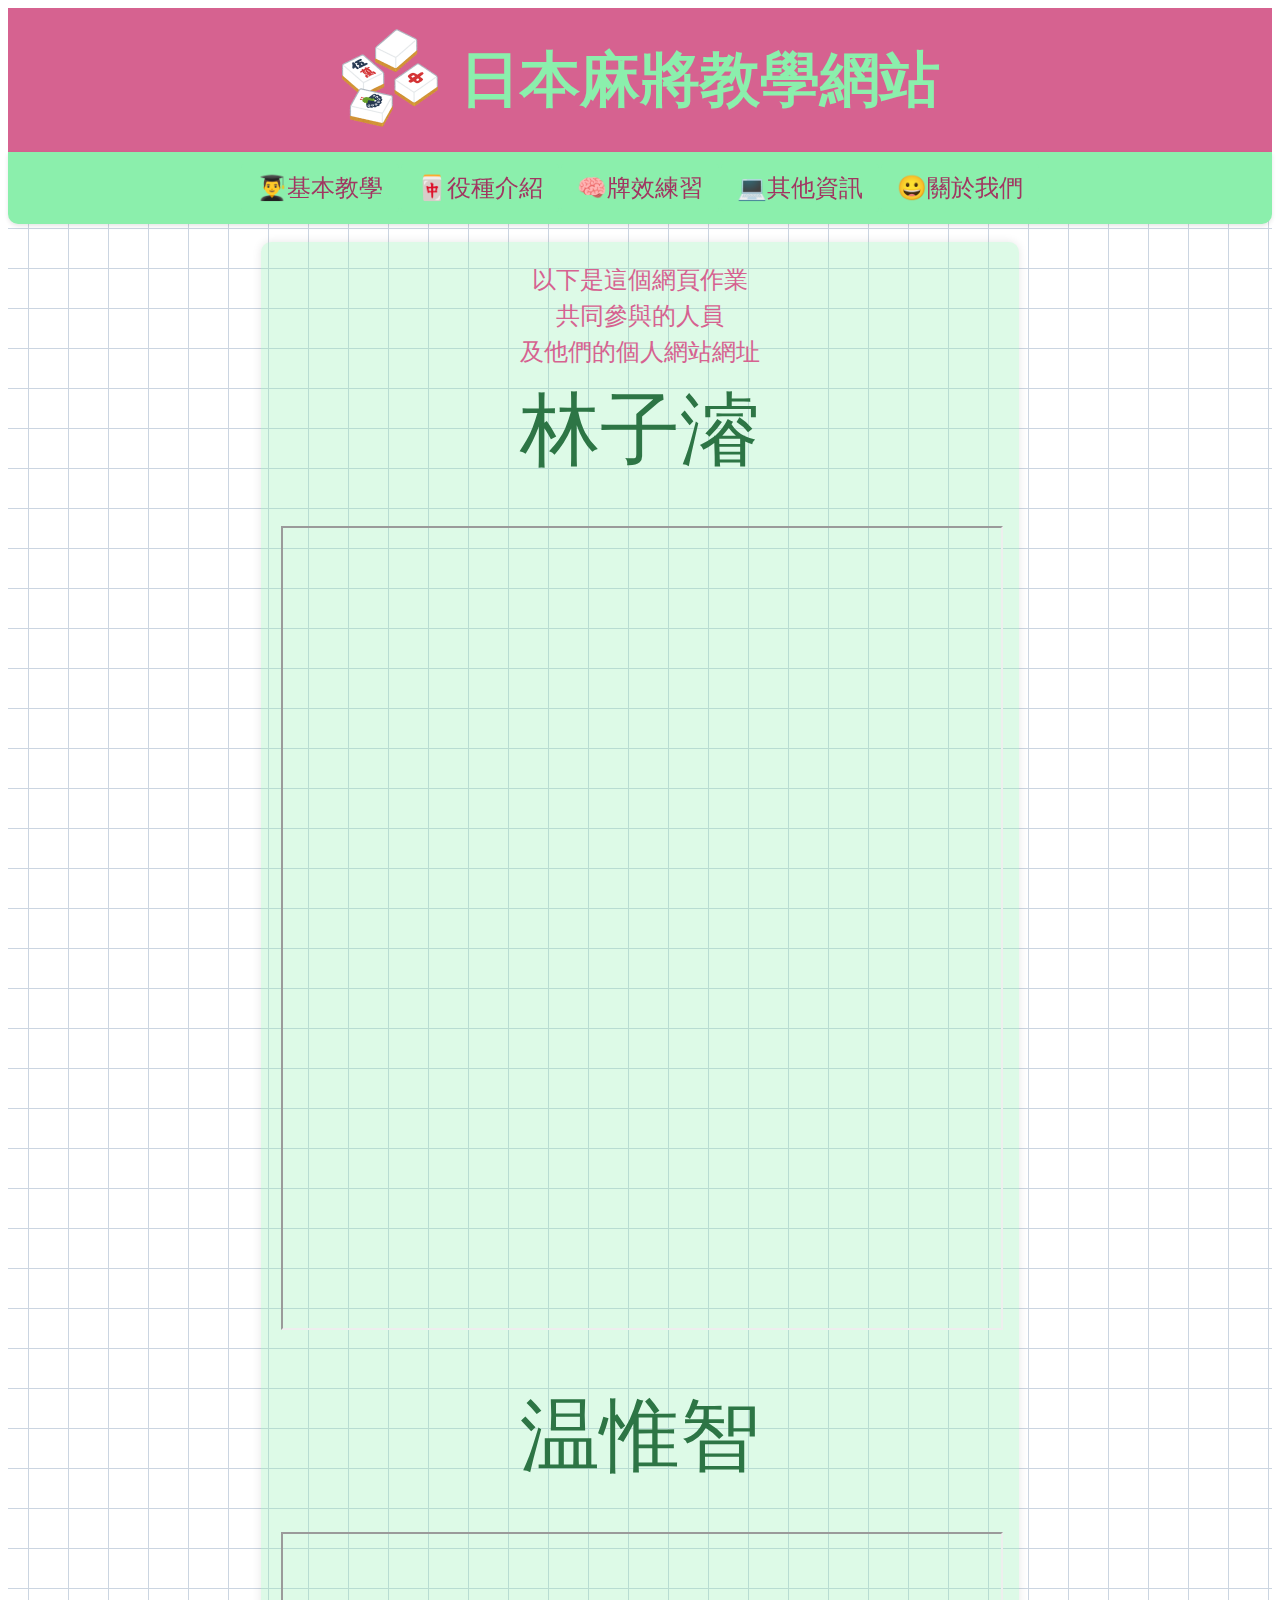
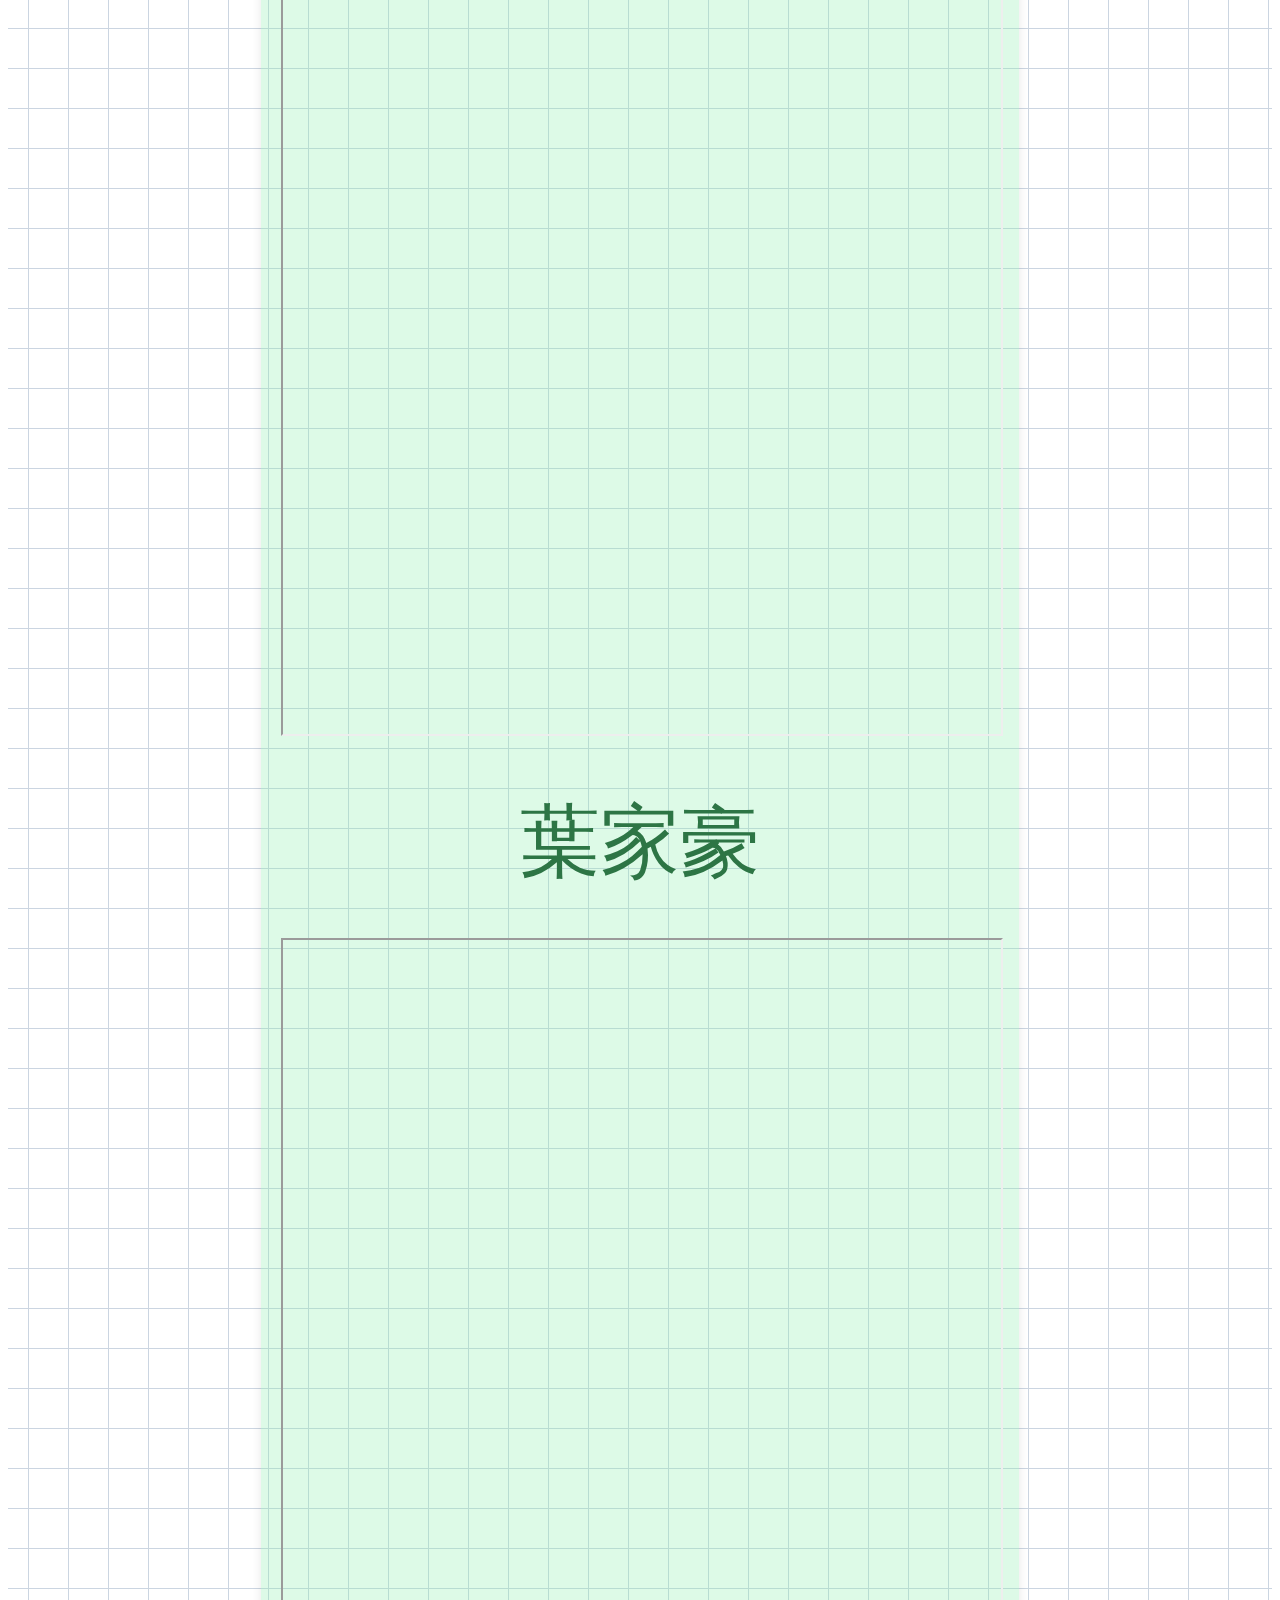
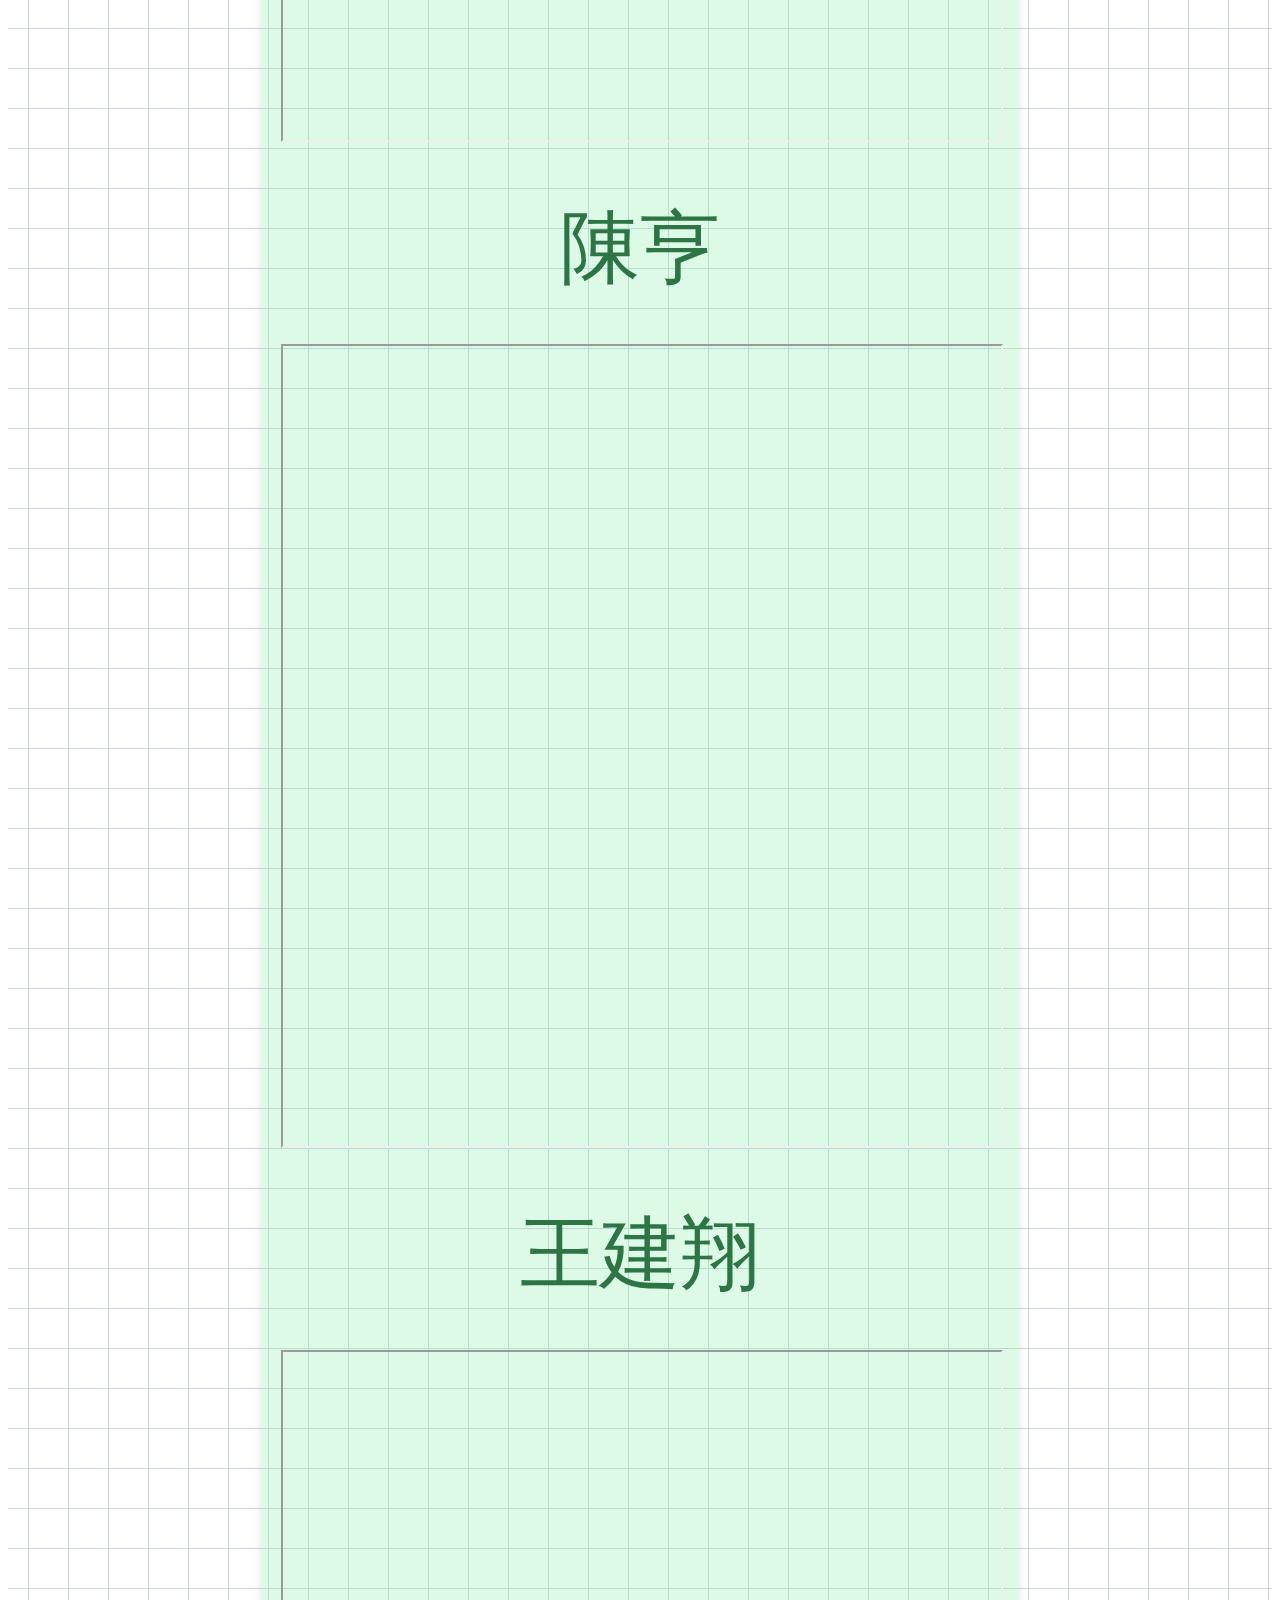
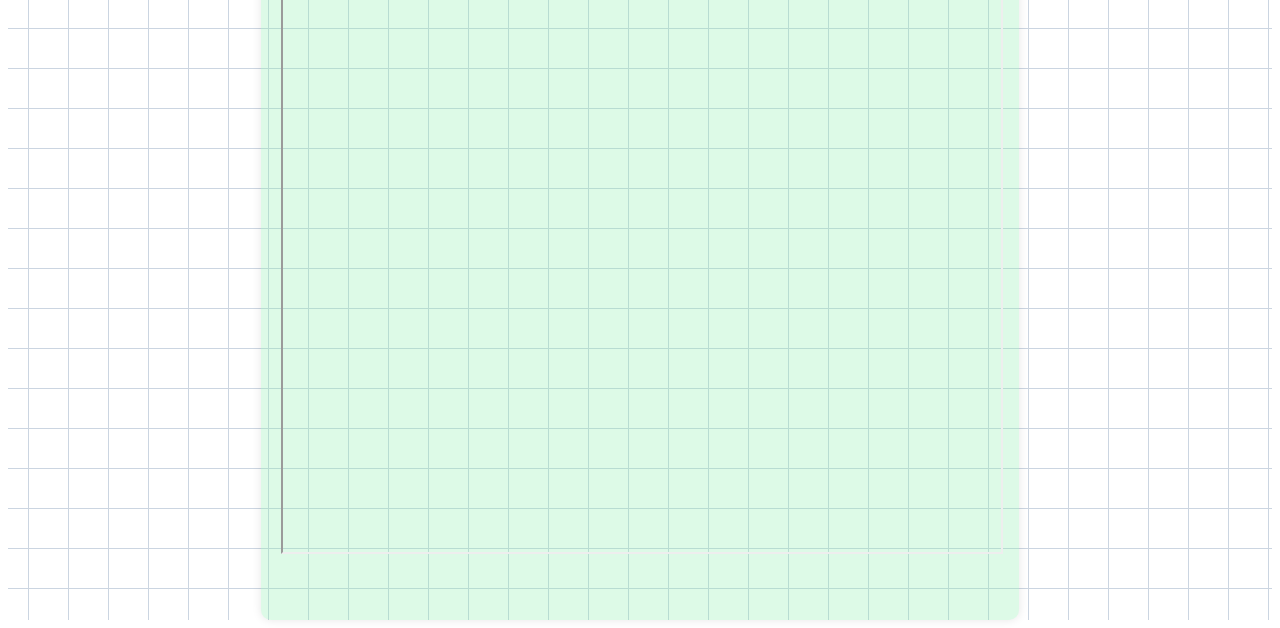
<file: 關於我們.html>
<!DOCTYPE html>
<html lang="en">
  <head>
    <meta charset="utf-8">
    <title>日本麻將教學網站</title>
    <link href="https://fonts.googleapis.com/css?family=Open+Sans" rel="stylesheet" type="text/css">
    
    <link rel="stylesheet" type="text/css" href="styles/基本.css">
    <link rel="stylesheet" type="text/css" href="styles/首頁.css">
    <link rel="stylesheet" type="text/css" href="styles/其他.css">
    <script src="scripts/書籤動畫效果.js"></script>
  
  </head>
  <body>
    <div class="grid"  style="height: 100%;">

      <header class="header">
        <div class="logo"> <!-- 這裡放你的logo -->
          <a href="./">
            <img src="images/麻將.png" height="100px">
          </a>    
        </div>
        <h1 class="title">日本麻將教學網站</h1>
      </header>
    
      <header class="sticky-header__header"> 
        <table class="sticky-table-headers">
            <tbody>
                <tr>
                  <th><a href="基本教學.html"><button>👨‍🎓基本教學</button></a></th>
                  <th><a href="役種介紹.html"><button>🀄役種介紹</button></a></th>
                  <th><a href="牌效練習.html"><button>🧠牌效練習</button></a></th>
                  <th><a href="其他資訊.html"><button>💻其他資訊</button></a></th>
                  <th><a href="關於我們.html"><button>😀關於我們</button></a></th>
                  
                </tr>
            </tbody>
        </table>
      </header>
      <br>
      <div class="parent">
        <div class="div1">       

        </div>
        <div class="div3">
          以下是這個網頁作業<br>共同參與的人員<br>及他們的個人網站網址<br>
          <a href="https://jjjtyy.github.io">林子濬</a><br>
          <iframe src="https://jjjtyy.github.io" ></iframe><br>

          <a href="https://kame1234567.github.io/mi/">温惟智</a><br>
          <iframe src="https://kame1234567.github.io/mi/" ></iframe><br>
          
          <a href="https://tedyeah.github.io/C1111811452/">葉家豪</a><br>
          <iframe src="https://tedyeah.github.io/C1111811452/" ></iframe><br>
          
          <a href="https://bush2324.github.io/">陳亨</a><br>
          <iframe src="https://bush2324.github.io/" ></iframe><br>
          
          <a href="https://c111181105.github.io/">王建翔</a><br>
          <iframe src="https://c111181105.github.io/" ></iframe><br>
          

          
            
        </div>
        
        </div> 
        <div class="div2"></div> 
        <div class="div4"></div> 
      </div>



    </div>
  </body>
</html>
</file>
<file: styles/基本.css>
button {
    padding: 10px; /* 調整按鈕的內邊距 */
    font-size: 16px; /* 調整字體大小 */
}

.grid {
    color:  rgb(214, 98, 144) ;
    background-image: url("data:image/svg+xml,%3Csvg xmlns='http://www.w3.org/2000/svg' width='40' height='40'%3E%3Crect width='40' height='40' fill='%23fff' /%3E%3Crect x='50%' width='1' height='100%' fill='rgb(203 213 225)' /%3E%3Crect y='50%' width='100%' height='1' fill='rgb(203 213 225)' /%3E%3C/svg%3E%0A");
}




.parent {
    display: grid;
    grid-template-columns: repeat(5, 1fr);
    grid-template-rows: repeat(5, 1fr);
    grid-column-gap: 0px;
    grid-row-gap: 0px;
}

.header {
    display: flex;
    align-items: center;
    justify-content: center;
    padding: 20px;
    background-color: rgb(214, 98, 144) /* 加入背景色 */
}

.logo {
    margin-right: 20px;
}

.title {
    margin: 0;
    font-size: 60px; /* 設定字體大小 */
    color:  rgb(139, 239, 172);  /* 設定標題文字顏色 */
}
    

    /* 黏性標題欄    */
.sticky-header__header {
    z-index: 2;
    
    position: sticky;
    top: 0;
    background-color: rgb(139, 239, 172); /* 背景色 */
    box-shadow: 0 2px 4px rgba(0, 0, 0, 0.1); /* 陰影效果 */
    padding: 10px; /* 添加一些內邊距 */
    border-radius: 0 0 10px 10px; 
    
}

.sticky-table-headers {
    display: flex;
    justify-content: center;
    align-items: center;
    height: 100%; /* 讓整個按鈕區域高度與標題欄相同 */
    
}

.sticky-table-headers__sticky {
    /* Background color */
    background-color: #9ca3af;

    /* Stick to the left */
    left: 0;
    position: sticky;

    /* Displayed on top of other rows when scrolling */
    z-index: 9999;
}
.sticky-table-headers th {
    padding: 0px; /* 添加一些內邊距 */
}

.sticky-table-headers button {
    background-color: rgb(139, 239, 172);
    color: rgb(161, 54, 97);
    border: none;
    padding: 8px 16px; /* 調整內邊距，使按鈕高度不變，水平方向擴展至 100% */
    border-radius: 4px;
    cursor: pointer;
    transition: background-color 0.3s ease;
    width: 100%; /* 讓按鈕擴展到 100% 的寬度 */
    font-size: 24px; /* 設定固定字體大小 */
}

.sticky-table-headers button:hover {
    background-color: rgb(184, 91, 128);
    color:  rgb(139, 239, 172);
}

.div3 {
    grid-area: 1 / 2 / 6 / 5;
    height:auto; /* 設定高度為整個網頁的高度 */
    background-color: rgba(139, 239, 172, 0.296);  /* 設定背景色 */
    padding: 20px; /* 添加內邊距 */
    text-align: center; /* 文字置中 */

    /* 字體樣式 */
    font-family: 'Arial', sans-serif;
    font-size: 24px;
    line-height: 1.5;

    /* 邊框和陰影效果 */
    border-radius: 10px;
    box-shadow: 0 0 10px rgba(0, 0, 0, 0.1);
    

}

.div3 img {
    width: 100%;
    height: auto;
    display: block; /* 避免行內元素間的空白 */
}

/* 可以對內部的文字進行樣式設定 */
.div3 p {
    margin-bottom: 10px;
}
</file>
<file: styles/首頁.css>
.eee {
    background-color: rgb(139, 239, 172);
    color: rgb(226, 111, 157);
    border: none;
    padding: 12px 24px; /* 調整內邊距，使按鈕更有質感 */
    border-radius: 6px;
    cursor: pointer;
    transition: background-color 0.3s ease;
    width: 100%; /* 讓按鈕擴展到 100% 的寬度 */
    font-size: 32px; /* 設定字體大小 */
    font-weight: bold; /* 加粗文本 */
}

.eee:hover {
    background-color: rgb(184, 91, 128);
    color: rgb(139, 239, 172);
}
</file>
<file: styles/書籤.css>
.div1 {
    list-style-type: none;
    padding: 0;
    position: fixed;
    top:50%; /* 距離畫面頂部的位置，可以調整 */
    transform: translateY(-50%);
    background-color:rgba(139, 239, 172, 0.356);
    border-radius: 6px;
    box-shadow: 0 2px 4px rgba(0, 0, 0, 0.1);
    max-height: 80vh; /* 或者其他適合的高度值 */
    z-index: 1;
}

.div1 li {
    margin-bottom: 10px;

}

.div1 a {
    text-decoration: none;
    color: rgb(184, 91, 128);
    font-size: 24px;
    display: block;
    padding: 8px;
    border-radius: 6px;
    transition: background-color 0.3s ease;
}

.div1 a:hover {
    background-color: rgb(184, 91, 128);
    color: rgb(139, 239, 172);
}
</file>
<file: styles/其他.css>
.div3 {
    grid-area: 1 / 2 / 6 / 5;
    height: auto;
    background-color: rgba(139, 239, 172, 0.296);
    padding: 20px;
    text-align: center;
    font-family: 'Arial', sans-serif;
    font-size: 24px;
    line-height: 1.5;
    border-radius: 10px;
    box-shadow: 0 0 10px rgba(0, 0, 0, 0.1);
    overflow: hidden; /* 避免內容溢出 */
    display: flex;
    flex-direction: column; /* 垂直排列內容 */

    /* 新增下面這行，讓iframe隨著div3變化 */
    position: relative;
}


.div3 iframe {
    width: 100%; /* 讓連結和iframe寬度充滿div3 */
    height: 800px;
    margin-bottom: 10px; 
}


/* 美化連結 */


.div3 a {
    color:  rgb(45, 117, 69);
    text-decoration: none; /* 去掉底線 */
    position: relative;
    transition: color 0.3s ease;
    font-size: 80px; /* 這裡調整連結文字的大小 */
}

.div3 a:hover {
    color: #d81b60; /* 深粉紅色字體 */
}

/* 加入淡入淡出效果 */
.div3 a::before {
    content: "";
    position: absolute;
    bottom: 0;
    left: 0;
    width: 100%;
    height: 2px;
    background-color: #ff69b4; /* 底線的粉紅色 */
    transform: scaleX(0);
    transform-origin: bottom right;
    transition: transform 0.3s ease;
}

.div3 a:hover::before {
    transform: scaleX(1);
    transform-origin: bottom left;
}
</file>
<file: styles/小翠兒狗頭定位.css>
.div2 {
    grid-area: 4 / 1 / 6 / 2;
    position: relative; /* 加入相對定位 */
}

.div2 img {
    position: absolute; /* 加入絕對定位 */
    bottom: 0; /* 距離底部的距離 */
    max-width: 100%; /* 圖片最大寬度為其容器的寬度 */
    height: auto; /* 保持原始比例 */
}
</file>
